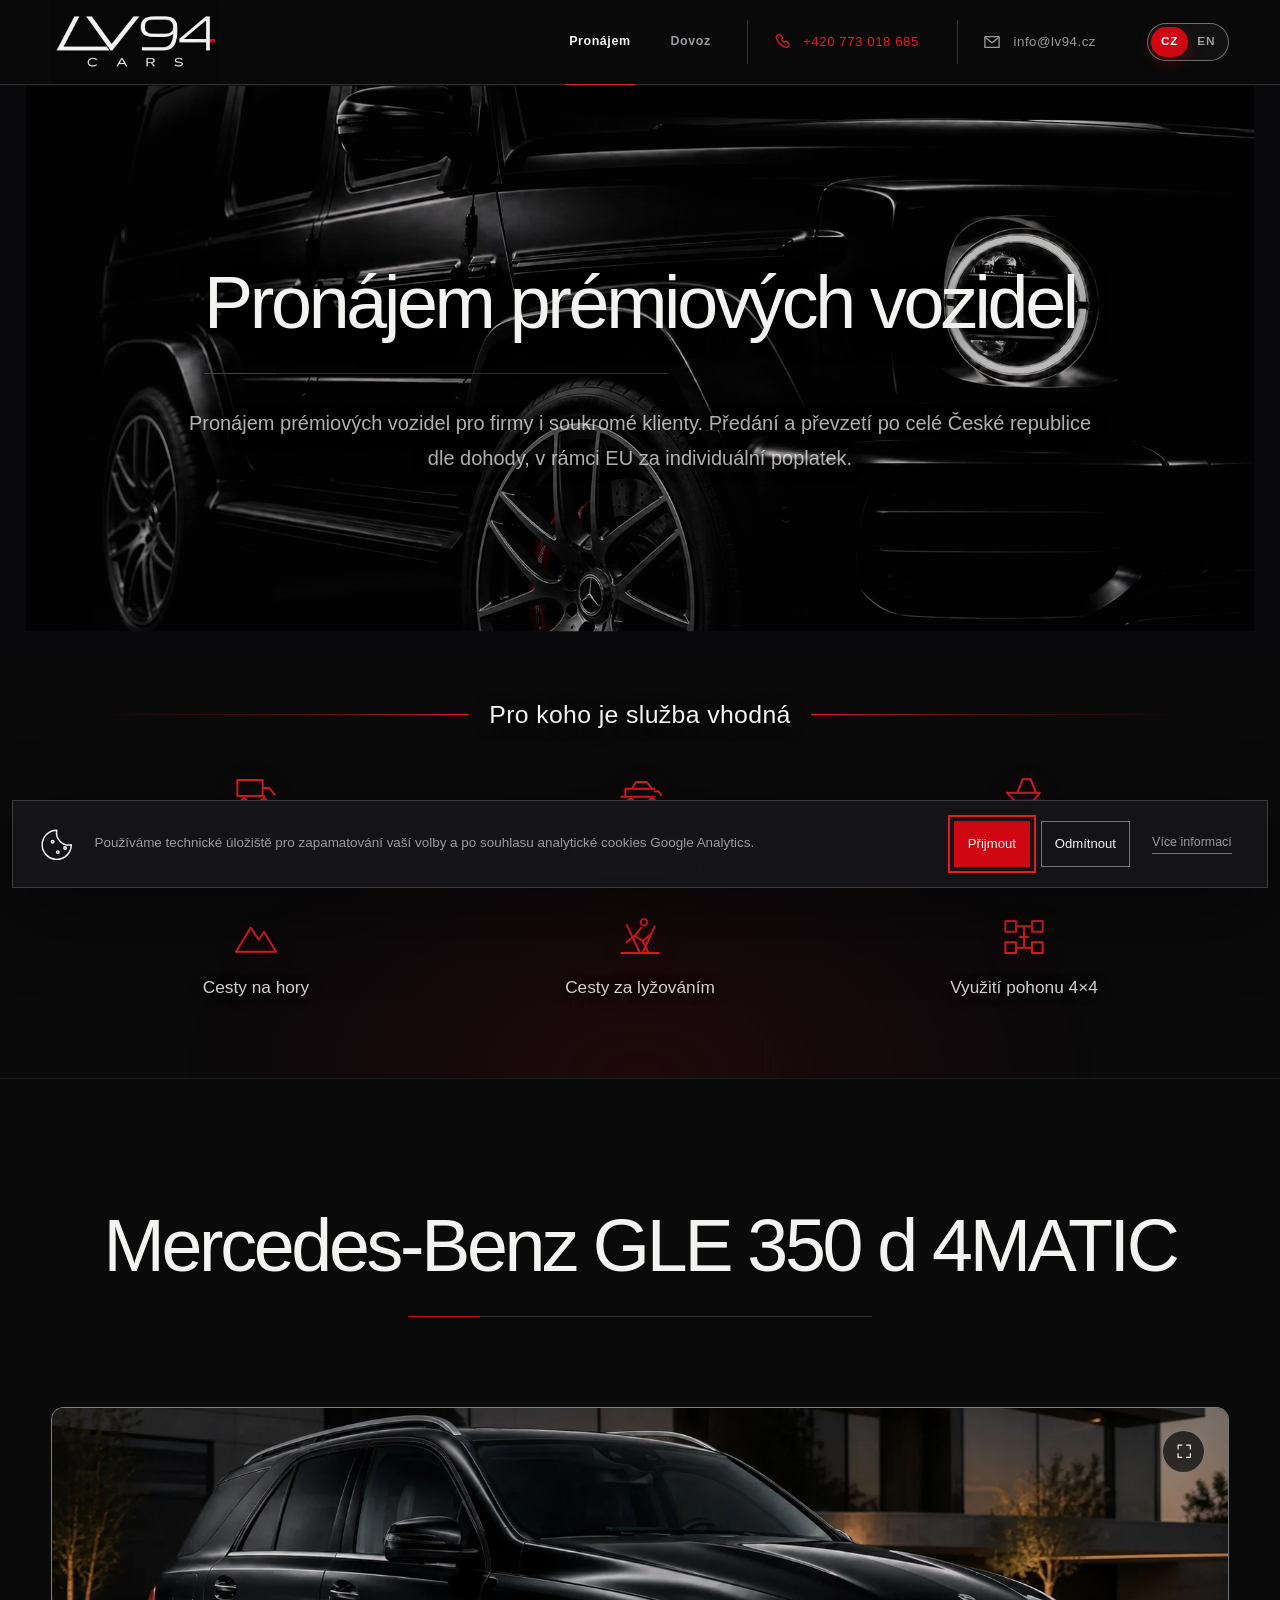
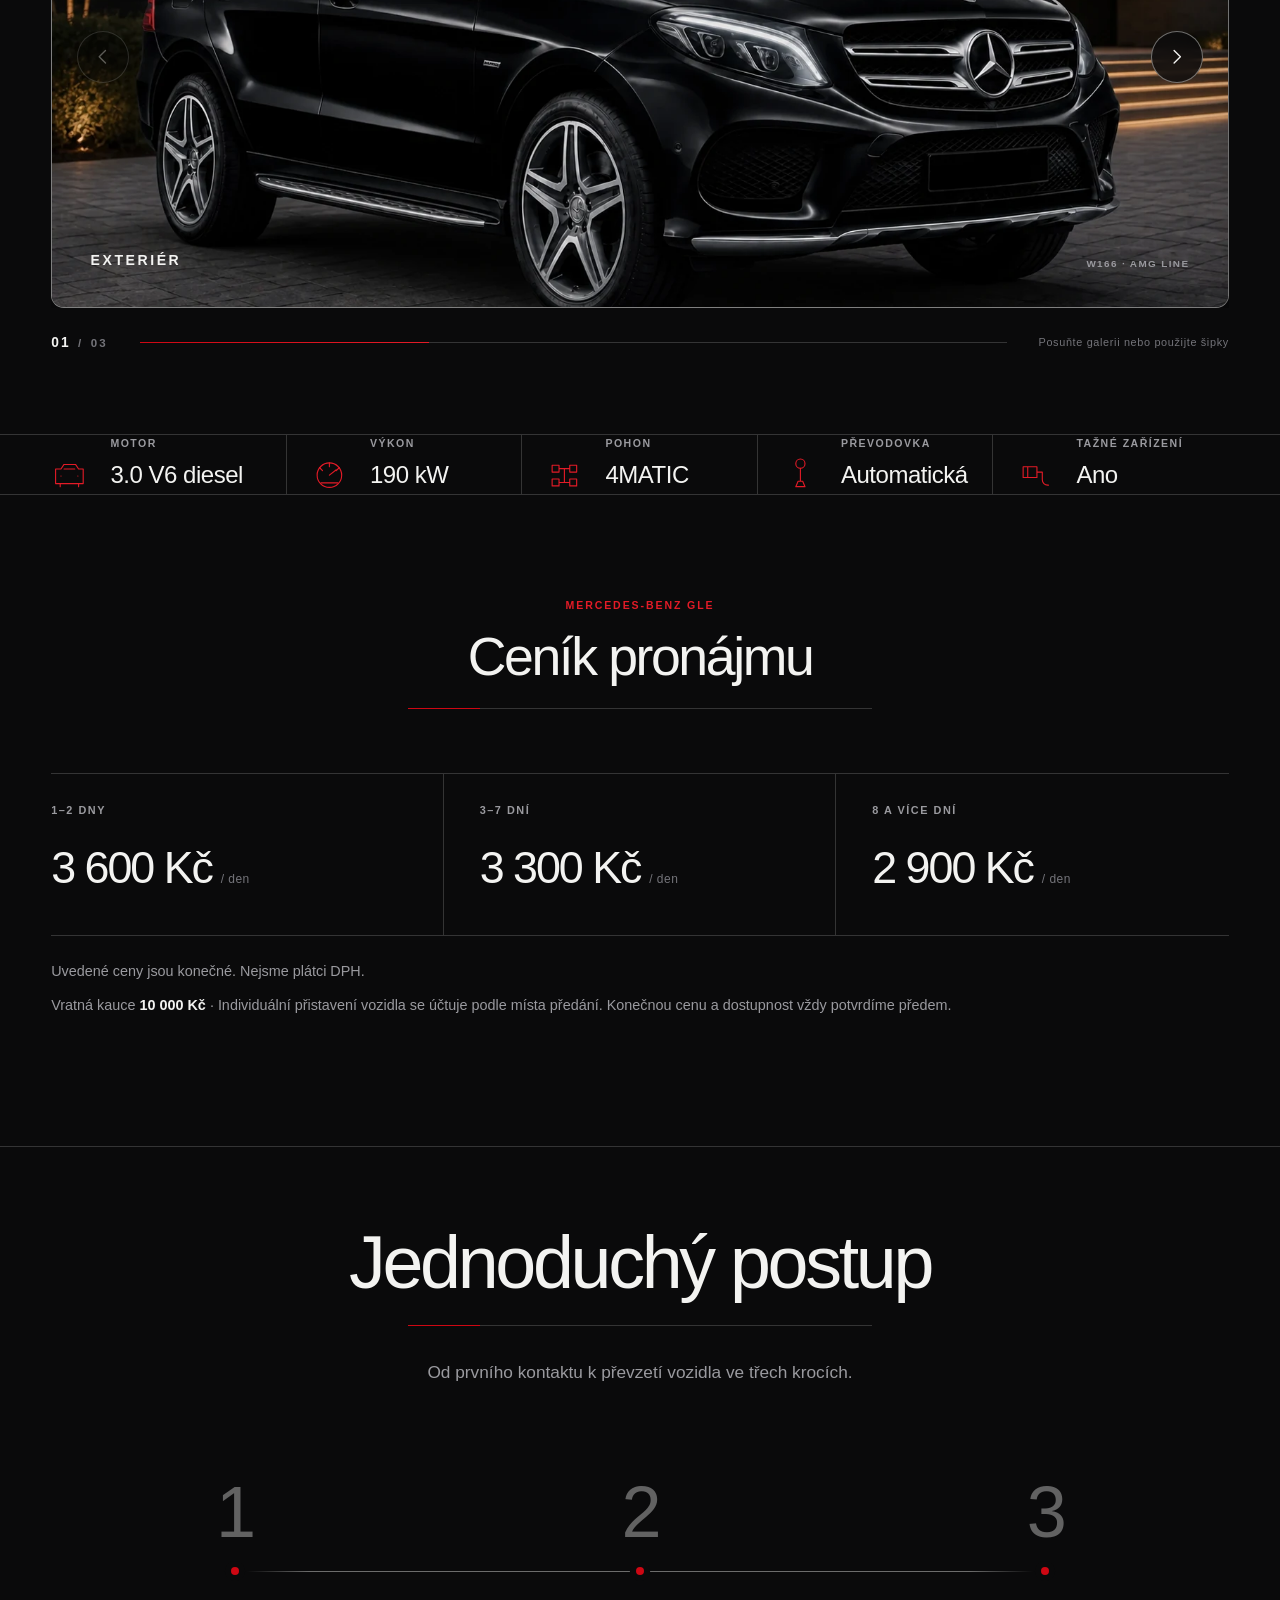
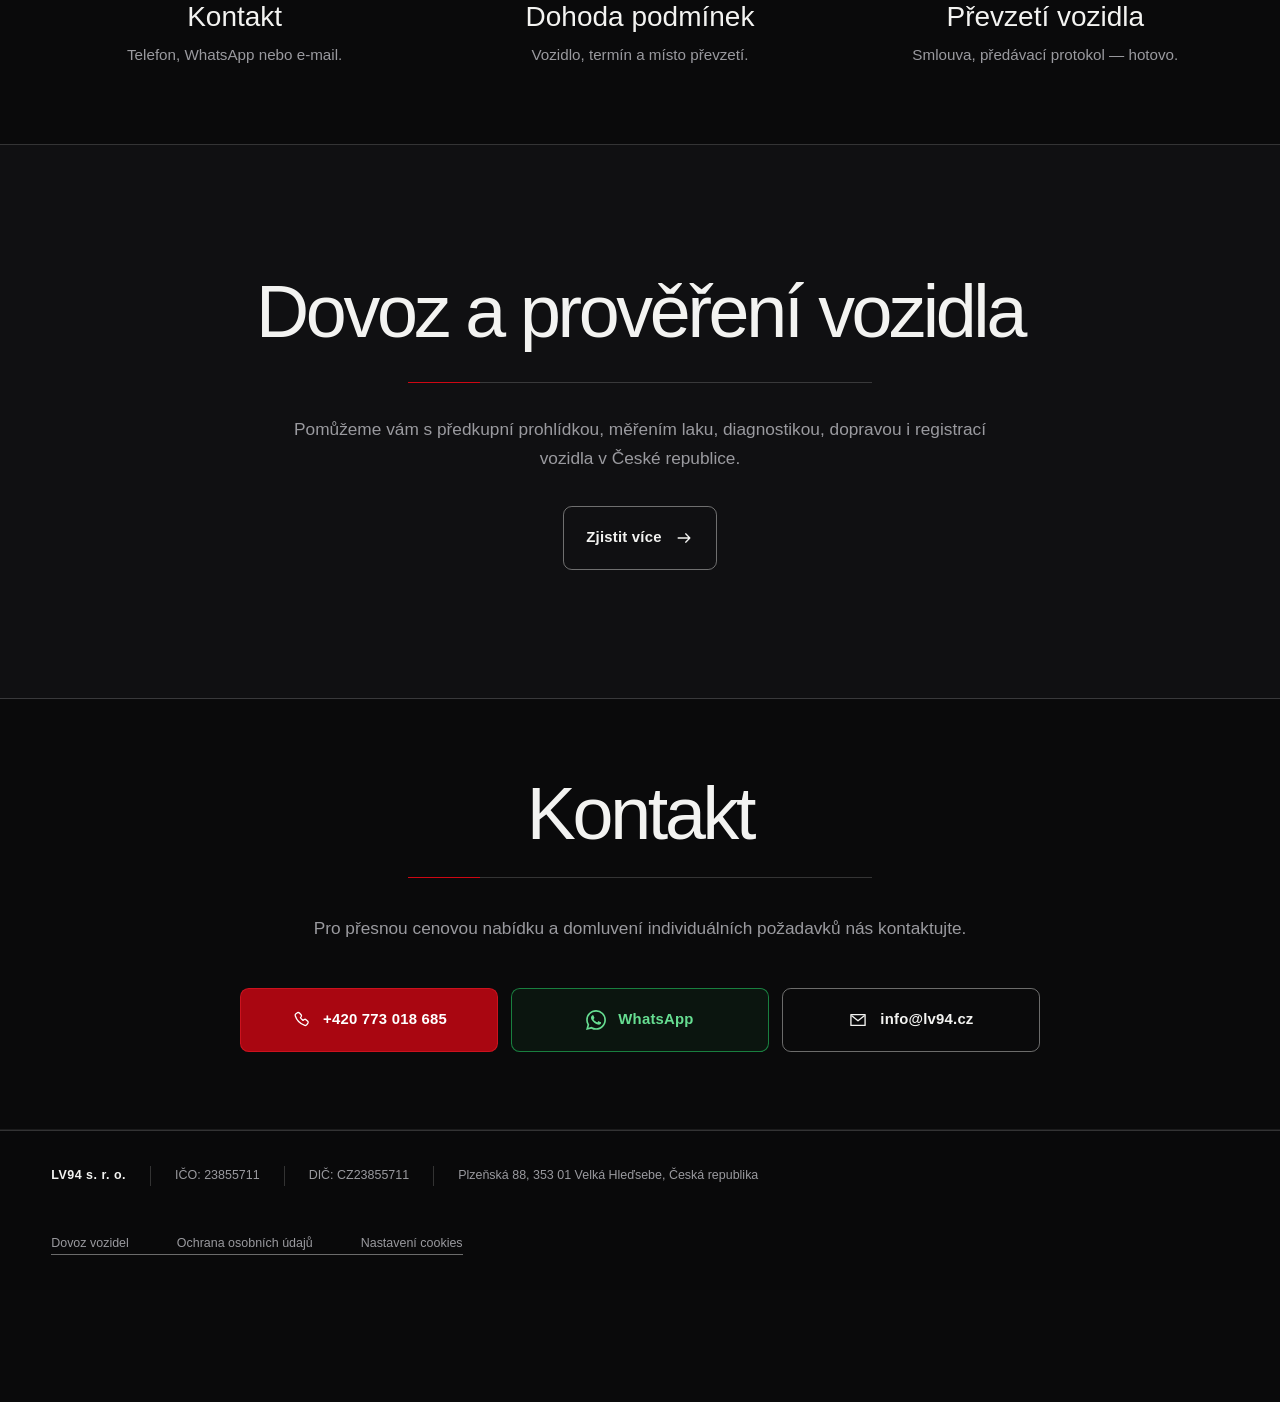
<file: src/index.html>
<!doctype html>
<html lang="cs">
<head>
    <meta charset="utf-8">
    <meta name="viewport" content="width=device-width, initial-scale=1">
    <meta name="theme-color" content="#0A0A0B">
    <meta name="description" content="Pronájem prémiových vozidel Mercedes-Benz GLE pro firmy i soukromé klienty. Předání po celé České republice a dle dohody v rámci EU.">
    <meta name="robots" content="index, follow, max-image-preview:large">
    <link rel="canonical" href="https://lv94.cz/">
    <meta property="og:type" content="website">
    <meta property="og:locale" content="cs_CZ">
    <meta property="og:locale:alternate" content="en_GB">
    <meta property="og:site_name" content="LV94 CARS">
    <meta property="og:title" content="LV94 | Prémiový pronájem vozidel">
    <meta property="og:description" content="Pronájem prémiových vozidel Mercedes-Benz GLE pro firmy i soukromé klienty. Předání po celé České republice a dle dohody v rámci EU.">
    <meta property="og:url" content="https://lv94.cz/">
    <meta property="og:image" content="https://lv94.cz/assets/images/og-lv94-premiovy-pronajem.jpg">
    <meta property="og:image:width" content="1200">
    <meta property="og:image:height" content="630">
    <meta property="og:image:type" content="image/jpeg">
    <meta property="og:image:alt" content="LV94 CARS — prémiový pronájem vozidel Mercedes-Benz GLE">
    <meta name="twitter:card" content="summary_large_image">
    <meta name="twitter:title" content="LV94 | Prémiový pronájem vozidel">
    <meta name="twitter:description" content="Pronájem prémiových vozidel Mercedes-Benz GLE po celé České republice.">
    <meta name="twitter:image" content="https://lv94.cz/assets/images/og-lv94-premiovy-pronajem.jpg">
    <title>LV94 | Prémiový pronájem vozidel</title>
    <link rel="icon" href="favicon.ico" sizes="any">
    <link rel="icon" type="image/png" sizes="32x32" href="assets/images/favicon-32x32.png">
    <link rel="apple-touch-icon" sizes="180x180" href="assets/images/apple-touch-icon.png">
    <link rel="stylesheet" href="css/style.css?v=20261116-glow-1">
    <script src="js/script.js?v=20261103-language-1" defer></script>
</head>
<body>
    <a class="skip-link" href="#main" data-i18n="skipLink">Přejít k obsahu</a>

    <header class="site-header" data-reveal="header">
        <div class="site-shell header-inner">
            <a class="brand brand--header" href="#top" aria-label="LV94 CARS">
                <img src="assets/images/lv94-logo-minimal-red-v1.png" alt="" width="1536" height="1024" data-brand-logo>
            </a>

            <nav class="primary-nav" data-i18n-aria="primaryNavLabel" aria-label="Hlavní navigace">
                <a href="#vozidlo" aria-current="page" data-i18n="navRental">Pronájem</a>
                <a href="dovoz-vozidel.html" data-i18n="navImport">Dovoz</a>
            </nav>

            <div class="header-actions">
                <a class="header-contact header-contact--primary" href="tel:+420773018685" data-contact-link="phone">
                    <svg aria-hidden="true" viewBox="0 0 24 24">
                        <path d="M7.7 3.2 5.9 4.5c-.8.6-1.1 1.6-.8 2.5 1.7 5.4 6 9.7 11.4 11.4.9.3 1.9 0 2.5-.8l1.3-1.8c.5-.7.4-1.6-.2-2.2l-2.1-2a1.7 1.7 0 0 0-2.1-.2l-1.5 1a11.6 11.6 0 0 1-3.1-3.1l1-1.5c.4-.7.3-1.5-.2-2.1l-2-2.1c-.6-.6-1.6-.7-2.4-.4Z"/>
                    </svg>
                    <span class="contact-value" data-contact-value="phone">+420 773 018 685</span>
                    <span class="mobile-label" data-i18n="call">Volat</span>
                </a>

                <a class="header-contact" href="mailto:info@lv94.cz" data-contact-link="email">
                    <svg aria-hidden="true" viewBox="0 0 24 24">
                        <path d="M3.5 5.5h17v13h-17z"/>
                        <path d="m4.5 7 7.5 6 7.5-6"/>
                    </svg>
                    <span class="contact-value" data-contact-value="email">info@lv94.cz</span>
                    <span class="mobile-label">E-mail</span>
                </a>

                <div class="language-switcher" role="group" aria-label="Language" data-active-language="cs">
                    <button class="language-button is-active" type="button" data-language="cs" aria-pressed="true">CZ</button>
                    <button class="language-button" type="button" data-language="en" aria-pressed="false">EN</button>
                </div>
            </div>
        </div>
    </header>

    <main id="main">
        <section class="service" id="top" aria-labelledby="service-title">
            <div class="service-hero">
                <div class="service-background" data-reveal="hero" aria-hidden="true">
                    <img class="hero-image" src="assets/images/hero-g-class-black-amg-multispoke-v4.webp" alt="" width="1749" height="899" fetchpriority="high" decoding="async">
                </div>
                <div class="site-shell service-layout">
                    <div class="service-copy" data-reveal="section">
                        <div class="service-heading">
                            <h1 class="section-title" id="service-title" data-i18n="serviceTitle">Pronájem prémiových vozidel</h1>
                            <span class="heading-rule" aria-hidden="true"></span>
                        </div>
                        <p class="service-lead" data-i18n="serviceBody">Pronájem prémiových vozidel pro firmy i soukromé klienty. Předání a převzetí po celé České republice dle dohody, v rámci EU za individuální poplatek.</p>
                    </div>
                </div>
            </div>
            <div class="service-use-cases-band">
                <div class="site-shell">
                    <div class="service-use-cases">
                        <p class="service-use-cases-title" data-i18n="serviceUseCasesTitle">Pro koho je služba vhodná</p>
                        <ul class="service-use-cases-list">
                            <li>
                                <svg aria-hidden="true" viewBox="0 0 36 36">
                                    <path d="M4 10.5h19v12H4zM23 16.5h5l4 5"/>
                                    <path d="M9 22.5v2M24 22.5v2"/>
                                    <circle cx="9" cy="27" r="2.5"/>
                                    <circle cx="24" cy="27" r="2.5"/>
                                </svg>
                                <span data-i18n="serviceUseCaseTrailers">Tažení různých přívěsů</span>
                            </li>
                            <li>
                                <svg aria-hidden="true" viewBox="0 0 36 36">
                                    <path d="M4 23h25M7 23v-6h5l3-5h8l4 5h2"/>
                                    <path d="M12 17h15M29 19h3l2 3"/>
                                    <circle cx="11" cy="27" r="2.5"/>
                                    <circle cx="27" cy="27" r="2.5"/>
                                </svg>
                                <span data-i18n="serviceUseCaseCarTransport">Přeprava automobilů pomocí autopřepravníku</span>
                            </li>
                            <li>
                                <svg aria-hidden="true" viewBox="0 0 36 36">
                                    <path d="M5 20h25l-5 6H11zM13 20l4-10h6l4 10M17 10h6"/>
                                    <path d="M27 26h4l3 3"/>
                                    <circle cx="12" cy="29" r="2.5"/>
                                    <circle cx="27" cy="29" r="2.5"/>
                                </svg>
                                <span data-i18n="serviceUseCaseBoats">Tažení lodních přívěsů</span>
                            </li>
                            <li>
                                <svg aria-hidden="true" viewBox="0 0 36 36">
                                    <path d="m3 29 11-18 6 9 4-6 9 15H3Z"/>
                                    <path d="m11 16 3-5 3.5 5"/>
                                </svg>
                                <span data-i18n="serviceUseCaseMountains">Cesty na hory</span>
                            </li>
                            <li>
                                <svg aria-hidden="true" viewBox="0 0 36 36">
                                    <circle cx="21" cy="7" r="2.5"/>
                                    <path d="m19 11-5 6 6 4 4 8M14 17l-6 5M20 21l6-5"/>
                                    <path d="M4 30h28M8 9l10 21M29 10l-9 20"/>
                                </svg>
                                <span data-i18n="serviceUseCaseSkiing">Cesty za lyžováním</span>
                            </li>
                            <li>
                                <svg aria-hidden="true" viewBox="0 0 36 36">
                                    <rect x="4" y="6" width="8" height="8"/>
                                    <rect x="24" y="6" width="8" height="8"/>
                                    <rect x="4" y="22" width="8" height="8"/>
                                    <rect x="24" y="22" width="8" height="8"/>
                                    <path d="M12 10h12M12 26h12M18 10v16M15 18h6"/>
                                </svg>
                                <span data-i18n="serviceUseCaseFourWheelDrive">Využití pohonu 4×4</span>
                            </li>
                        </ul>
                    </div>
                </div>
            </div>
        </section>

        <section class="vehicle section-space" id="vozidlo" aria-labelledby="vehicle-title">
            <div class="site-shell">
                <div class="section-heading" data-reveal="section">
                    <h2 class="section-title section-title--centered" id="vehicle-title">Mercedes-Benz GLE 350 d 4MATIC</h2>
                    <span class="heading-rule" aria-hidden="true"></span>
                </div>
            </div>

            <div class="slider-shell" data-slider data-reveal="media">
                <button class="slider-arrow slider-arrow--prev" type="button" data-slider-prev data-i18n-aria="previousPhoto" aria-label="Předchozí fotografie">
                    <svg aria-hidden="true" viewBox="0 0 24 24"><path d="m15 5-7 7 7 7"/></svg>
                </button>

                <div class="slider-viewport" data-slider-viewport tabindex="0" data-i18n-aria="photoSlider" aria-label="Fotografie vozidla">
                    <div class="slider-track">
                        <figure class="vehicle-slide" data-slide>
                            <img src="assets/images/vehicles/gle-w166-exterior-modern-hq.webp" alt="Černý Mercedes-Benz GLE W166 s paketem AMG Line před moderní budovou" width="1672" height="941" loading="lazy" data-i18n-alt="exteriorAlt">
                            <button class="gallery-open" type="button" data-gallery-open data-slide-index="0" data-i18n-aria="openPhoto" aria-label="Otevřít fotografii">
                                <svg aria-hidden="true" viewBox="0 0 24 24">
                                    <path d="M9 4H4v5M15 4h5v5M20 15v5h-5M4 15v5h5"/>
                                </svg>
                            </button>
                            <figcaption>
                                <span data-i18n="exteriorLabel">Exteriér</span>
                                <small data-i18n="photoSeries">W166 · AMG Line</small>
                            </figcaption>
                        </figure>

                        <figure class="vehicle-slide" data-slide>
                            <img src="assets/images/vehicles/gle-w166-interior-black-amg.webp" alt="Černý interiér Mercedes-Benz GLE W166 s paketem AMG Line" width="1672" height="941" loading="lazy" data-i18n-alt="interiorAlt">
                            <button class="gallery-open" type="button" data-gallery-open data-slide-index="1" data-i18n-aria="openPhoto" aria-label="Otevřít fotografii">
                                <svg aria-hidden="true" viewBox="0 0 24 24">
                                    <path d="M9 4H4v5M15 4h5v5M20 15v5h-5M4 15v5h5"/>
                                </svg>
                            </button>
                            <figcaption>
                                <span data-i18n="interiorLabel">Interiér</span>
                                <small data-i18n="photoSeries">W166 · AMG Line</small>
                            </figcaption>
                        </figure>

                        <figure class="vehicle-slide" data-slide>
                            <img src="assets/images/vehicles/gle-w166-detail-black-amg.webp" alt="Detail přední části černého Mercedes-Benz GLE W166 AMG Line" width="1672" height="941" loading="lazy" data-i18n-alt="detailAlt">
                            <button class="gallery-open" type="button" data-gallery-open data-slide-index="2" data-i18n-aria="openPhoto" aria-label="Otevřít fotografii">
                                <svg aria-hidden="true" viewBox="0 0 24 24">
                                    <path d="M9 4H4v5M15 4h5v5M20 15v5h-5M4 15v5h5"/>
                                </svg>
                            </button>
                            <figcaption>
                                <span data-i18n="detailLabel">Detail</span>
                                <small data-i18n="photoSeries">W166 · AMG Line</small>
                            </figcaption>
                        </figure>
                    </div>
                </div>

                <button class="slider-arrow slider-arrow--next" type="button" data-slider-next data-i18n-aria="nextPhoto" aria-label="Další fotografie">
                    <svg aria-hidden="true" viewBox="0 0 24 24"><path d="m9 5 7 7-7 7"/></svg>
                </button>
            </div>

            <div class="slider-controls site-shell">
                <div class="slider-counter" data-slider-counter aria-live="polite" aria-atomic="true">
                    <span data-slider-current>01</span>
                    <span class="slider-counter-separator" aria-hidden="true">/</span>
                    <span data-slider-total>03</span>
                </div>
                <span class="slider-progress" aria-hidden="true">
                    <span data-slider-progress></span>
                </span>
                <span class="slider-hint" data-i18n="sliderHint">Posuňte galerii nebo použijte šipky</span>
            </div>

            <dl class="vehicle-specs site-shell" data-reveal="stagger">
                <div class="vehicle-spec">
                    <svg aria-hidden="true" viewBox="0 0 48 48">
                        <path d="M6 17h7l4-6h15l4 6h6v19H6zM17 17h14M12 36v4M36 36v4M13 26h.1M35 26h.1"/>
                    </svg>
                    <div><dt data-i18n="engine">Motor</dt><dd data-vehicle="engine"></dd></div>
                </div>
                <div class="vehicle-spec">
                    <svg aria-hidden="true" viewBox="0 0 48 48">
                        <circle cx="24" cy="25" r="16"/><path d="M24 9v5M11 15l4 4M37 15l-4 4M24 25l9-7M13 35h22"/>
                    </svg>
                    <div><dt data-i18n="power">Výkon</dt><dd data-vehicle="power"></dd></div>
                </div>
                <div class="vehicle-spec">
                    <svg aria-hidden="true" viewBox="0 0 48 48">
                        <path d="M8 12h9v9H8zM31 12h9v9h-9zM8 30h9v9H8zM31 30h9v9h-9zM17 16.5h14M17 34.5h14M24 16.5v18"/>
                    </svg>
                    <div><dt data-i18n="drive">Pohon</dt><dd data-vehicle="drive"></dd></div>
                </div>
                <div class="vehicle-spec">
                    <svg aria-hidden="true" viewBox="0 0 48 48">
                        <circle cx="24" cy="10" r="6"/><path d="M24 16v17M18 40h12l-3-7h-6z"/>
                    </svg>
                    <div><dt data-i18n="transmission">Převodovka</dt><dd data-vehicle="transmission"></dd></div>
                </div>
                <div class="vehicle-spec">
                    <svg aria-hidden="true" viewBox="0 0 48 48">
                        <path d="M8 14h18v14H8zM26 21h7v10a7 7 0 0 0 7 7M40 38h1M14 14v14"/>
                    </svg>
                    <div><dt data-i18n="towBar">Tažné zařízení</dt><dd data-vehicle="towBar"></dd></div>
                </div>
            </dl>

            <section class="vehicle-pricing site-shell" aria-labelledby="pricing-title" data-reveal="section">
                <div class="pricing-heading section-title--centered">
                    <p class="pricing-kicker" data-i18n="pricingKicker">Mercedes-Benz GLE</p>
                    <h3 id="pricing-title" data-i18n="pricingTitle">Ceník pronájmu</h3>
                    <span class="heading-rule heading-rule--centered" aria-hidden="true"></span>
                </div>

                <dl class="pricing-grid" data-reveal="stagger">
                    <div class="pricing-tier">
                        <dt data-i18n="pricingShortTerm">1–2 dny</dt>
                        <dd><span data-pricing="shortTerm">3 600 Kč</span><small data-i18n="perDay">/ den</small></dd>
                    </div>
                    <div class="pricing-tier">
                        <dt data-i18n="pricingMediumTerm">3–7 dní</dt>
                        <dd><span data-pricing="mediumTerm">3 300 Kč</span><small data-i18n="perDay">/ den</small></dd>
                    </div>
                    <div class="pricing-tier">
                        <dt data-i18n="pricingLongTerm">8 a více dní</dt>
                        <dd><span data-pricing="longTerm">2 900 Kč</span><small data-i18n="perDay">/ den</small></dd>
                    </div>
                </dl>

                <div class="pricing-notes">
                    <p data-i18n="pricingVatNote">Uvedené ceny jsou konečné. Nejsme plátci DPH.</p>
                    <p>
                        <span data-i18n="pricingDepositLabel">Vratná kauce</span>
                        <strong data-pricing="deposit">10 000 Kč</strong>
                        <span aria-hidden="true"> · </span>
                        <span data-i18n="pricingDeliveryNote">Individuální přistavení vozidla se účtuje podle místa předání. Konečnou cenu a dostupnost vždy potvrdíme předem.</span>
                    </p>
                </div>
            </section>

            <dialog class="gallery-dialog" data-gallery-dialog aria-labelledby="gallery-dialog-title">
                <div class="gallery-dialog-inner">
                    <h2 class="sr-only" id="gallery-dialog-title" data-i18n="galleryTitle">Galerie vozidla</h2>
                    <button class="gallery-dialog-close" type="button" data-gallery-close data-i18n-aria="closeGallery" aria-label="Zavřít galerii">
                        <svg aria-hidden="true" viewBox="0 0 24 24"><path d="m6 6 12 12M18 6 6 18"/></svg>
                    </button>
                    <button class="gallery-dialog-arrow gallery-dialog-arrow--prev" type="button" data-gallery-prev data-i18n-aria="previousPhoto" aria-label="Předchozí fotografie">
                        <svg aria-hidden="true" viewBox="0 0 24 24"><path d="m15 5-7 7 7 7"/></svg>
                    </button>
                    <figure>
                        <img src="assets/images/vehicles/gle-w166-exterior-modern-hq.webp" alt="" data-gallery-image>
                        <figcaption data-gallery-caption></figcaption>
                    </figure>
                    <button class="gallery-dialog-arrow gallery-dialog-arrow--next" type="button" data-gallery-next data-i18n-aria="nextPhoto" aria-label="Další fotografie">
                        <svg aria-hidden="true" viewBox="0 0 24 24"><path d="m9 5 7 7-7 7"/></svg>
                    </button>
                </div>
            </dialog>
        </section>

        <section class="process section-space" aria-labelledby="process-title">
            <div class="site-shell">
                <div class="process-heading" data-reveal="section">
                    <h2 class="section-title section-title--centered" id="process-title" data-i18n="processTitle">Jednoduchý postup</h2>
                    <span class="heading-rule heading-rule--centered" aria-hidden="true"></span>
                    <p class="section-intro" data-i18n="processIntro">Od prvního kontaktu k převzetí vozidla ve třech krocích.</p>
                </div>
                <ol class="process-list" data-reveal="stagger">
                    <li>
                        <span class="step-marker" aria-hidden="true"><span class="step-number">1</span><span class="step-dot"></span></span>
                        <span class="step-copy">
                            <strong data-i18n="stepContact">Kontakt</strong>
                            <small data-i18n="stepContactDetail">Telefon, WhatsApp nebo e-mail.</small>
                        </span>
                    </li>
                    <li>
                        <span class="step-marker" aria-hidden="true"><span class="step-number">2</span><span class="step-dot"></span></span>
                        <span class="step-copy">
                            <strong data-i18n="stepAgreement">Dohoda podmínek</strong>
                            <small data-i18n="stepAgreementDetail">Vozidlo, termín a místo převzetí.</small>
                        </span>
                    </li>
                    <li>
                        <span class="step-marker" aria-hidden="true"><span class="step-number">3</span><span class="step-dot"></span></span>
                        <span class="step-copy">
                            <strong data-i18n="stepCollection">Převzetí vozidla</strong>
                            <small data-i18n="stepCollectionDetail">Smlouva, předávací protokol — hotovo.</small>
                        </span>
                    </li>
                </ol>
            </div>
        </section>

        <section class="service-bridge section-space" aria-labelledby="service-bridge-title">
            <div class="site-shell service-bridge-layout">
                <div class="section-heading--full" data-reveal="section">
                    <h2 class="section-title section-title--centered" id="service-bridge-title" data-i18n="importBridgeTitle">Dovoz a prověření vozidla</h2>
                    <span class="heading-rule" aria-hidden="true"></span>
                </div>
                <div class="service-bridge-copy" data-reveal="section">
                    <p class="section-intro" data-i18n="importBridgeText">Pomůžeme vám s předkupní prohlídkou, měřením laku, diagnostikou, dopravou i registrací vozidla v České republice.</p>
                </div>
                <a class="button button--secondary" href="dovoz-vozidel.html" data-reveal="section">
                    <span data-i18n="importBridgeButton">Zjistit více</span>
                    <svg aria-hidden="true" viewBox="0 0 24 24"><path d="M5 12h14M14 7l5 5-5 5"/></svg>
                </a>
            </div>
        </section>

        <section class="contact section-space" aria-labelledby="contact-title">
            <div class="site-shell contact-inner" data-reveal="section">
                <h2 class="section-title section-title--centered" id="contact-title" data-i18n="contactTitle">Kontakt</h2>
                <span class="heading-rule heading-rule--centered" aria-hidden="true"></span>
                <p class="section-intro contact-intro" data-i18n="contactIntro">
                    Pro přesnou cenovou nabídku a domluvení individuálních požadavků nás kontaktujte.
                </p>
                <div class="contact-actions">
                    <a class="button button--primary" href="tel:+420773018685" data-contact-link="phone">
                        <svg aria-hidden="true" viewBox="0 0 24 24">
                            <path d="M7.7 3.2 5.9 4.5c-.8.6-1.1 1.6-.8 2.5 1.7 5.4 6 9.7 11.4 11.4.9.3 1.9 0 2.5-.8l1.3-1.8c.5-.7.4-1.6-.2-2.2l-2.1-2a1.7 1.7 0 0 0-2.1-.2l-1.5 1a11.6 11.6 0 0 1-3.1-3.1l1-1.5c.4-.7.3-1.5-.2-2.1l-2-2.1c-.6-.6-1.6-.7-2.4-.4Z"/>
                        </svg>
                        <span data-contact-value="phone">+420 773 018 685</span>
                    </a>
                    <a class="button button--whatsapp" href="https://wa.me/420773018685" target="_blank" rel="noopener noreferrer" data-contact-link="whatsapp">
                        <svg class="whatsapp-icon" aria-hidden="true" viewBox="0 0 24 24">
                            <path d="M17.47 14.38c-.3-.15-1.76-.87-2.03-.97-.27-.1-.47-.15-.67.15-.2.3-.77.97-.94 1.16-.17.2-.35.22-.64.08-.3-.15-1.26-.46-2.39-1.48-.88-.79-1.48-1.76-1.65-2.06-.17-.3-.02-.46.13-.61.13-.13.3-.35.45-.52.15-.17.2-.3.3-.5.1-.2.05-.37-.03-.52-.07-.15-.67-1.61-.92-2.21-.24-.58-.49-.5-.67-.51h-.57c-.2 0-.52.07-.79.37-.27.3-1.04 1.02-1.04 2.48s1.07 2.88 1.21 3.07c.15.2 2.1 3.2 5.08 4.49.71.31 1.26.49 1.69.63.71.23 1.36.2 1.87.12.57-.09 1.76-.72 2.01-1.41.25-.69.25-1.29.17-1.41-.07-.12-.27-.2-.57-.35M12.05 21.79h-.01a9.87 9.87 0 0 1-5.03-1.38l-.36-.21-3.74.98 1-3.65-.24-.37a9.86 9.86 0 0 1-1.51-5.26A9.9 9.9 0 0 1 12.05 2c2.64 0 5.12 1.03 6.99 2.9a9.83 9.83 0 0 1 2.89 7c0 5.45-4.44 9.88-9.88 9.88M20.46 3.49A11.82 11.82 0 0 0 12.05 0C5.5 0 .16 5.34.16 11.89c0 2.1.55 4.14 1.59 5.95L.06 24l6.3-1.65a11.88 11.88 0 0 0 5.68 1.45h.01c6.55 0 11.89-5.34 11.89-11.9 0-3.18-1.23-6.16-3.48-8.41"/>
                        </svg>
                        <span>WhatsApp</span>
                    </a>
                    <a class="button button--secondary" href="mailto:info@lv94.cz" data-contact-link="email">
                        <svg aria-hidden="true" viewBox="0 0 24 24">
                            <path d="M3.5 5.5h17v13h-17z"/><path d="m4.5 7 7.5 6 7.5-6"/>
                        </svg>
                        <span data-contact-value="email">info@lv94.cz</span>
                    </a>
                </div>
            </div>
        </section>
    </main>

    <footer class="site-footer">
        <div class="site-shell footer-inner">
            <div class="company-details">
                <strong>LV94 s. r. o.</strong>
                <span>IČO: 23855711</span>
                <span>DIČ: CZ23855711</span>
                <span>Plzeňská 88, 353 01 Velká Hleďsebe, Česká republika</span>
            </div>
            <div class="footer-links">
                <a href="dovoz-vozidel.html" data-i18n="importFooterLink">Dovoz vozidel</a>
                <a href="privacy.html" data-i18n="privacyLink">Ochrana osobních údajů</a>
                <button type="button" data-cookie-settings data-i18n="cookieSettings">Nastavení cookies</button>
            </div>
        </div>
    </footer>

    <section class="cookie-panel" data-cookie-panel role="dialog" aria-labelledby="cookie-title" hidden>
        <div class="cookie-copy">
            <h2 class="sr-only" id="cookie-title" data-i18n="cookieTitle">Nastavení cookies</h2>
            <svg aria-hidden="true" viewBox="0 0 40 40">
                <path d="M33 21a12 12 0 0 1-14-14A14 14 0 1 0 33 21Z"/>
                <circle cx="15" cy="18" r="1.2"/><circle cx="20" cy="28" r="1.2"/><circle cx="27" cy="24" r="1.2"/>
            </svg>
            <p data-i18n="cookieText">Používáme technické úložiště pro zapamatování vaší volby a po souhlasu analytické cookies Google Analytics.</p>
        </div>
        <div class="cookie-actions">
            <button class="cookie-button cookie-button--accept" type="button" data-cookie-accept data-i18n="accept">Přijmout</button>
            <button class="cookie-button" type="button" data-cookie-reject data-i18n="reject">Odmítnout</button>
            <a href="cookies.html" data-i18n="moreInfo">Více informací</a>
        </div>
    </section>

    <noscript>
        <p class="noscript-message">JavaScript is required for language switching, the photo slider and cookie settings.</p>
    </noscript>
</body>
</html>
</file>
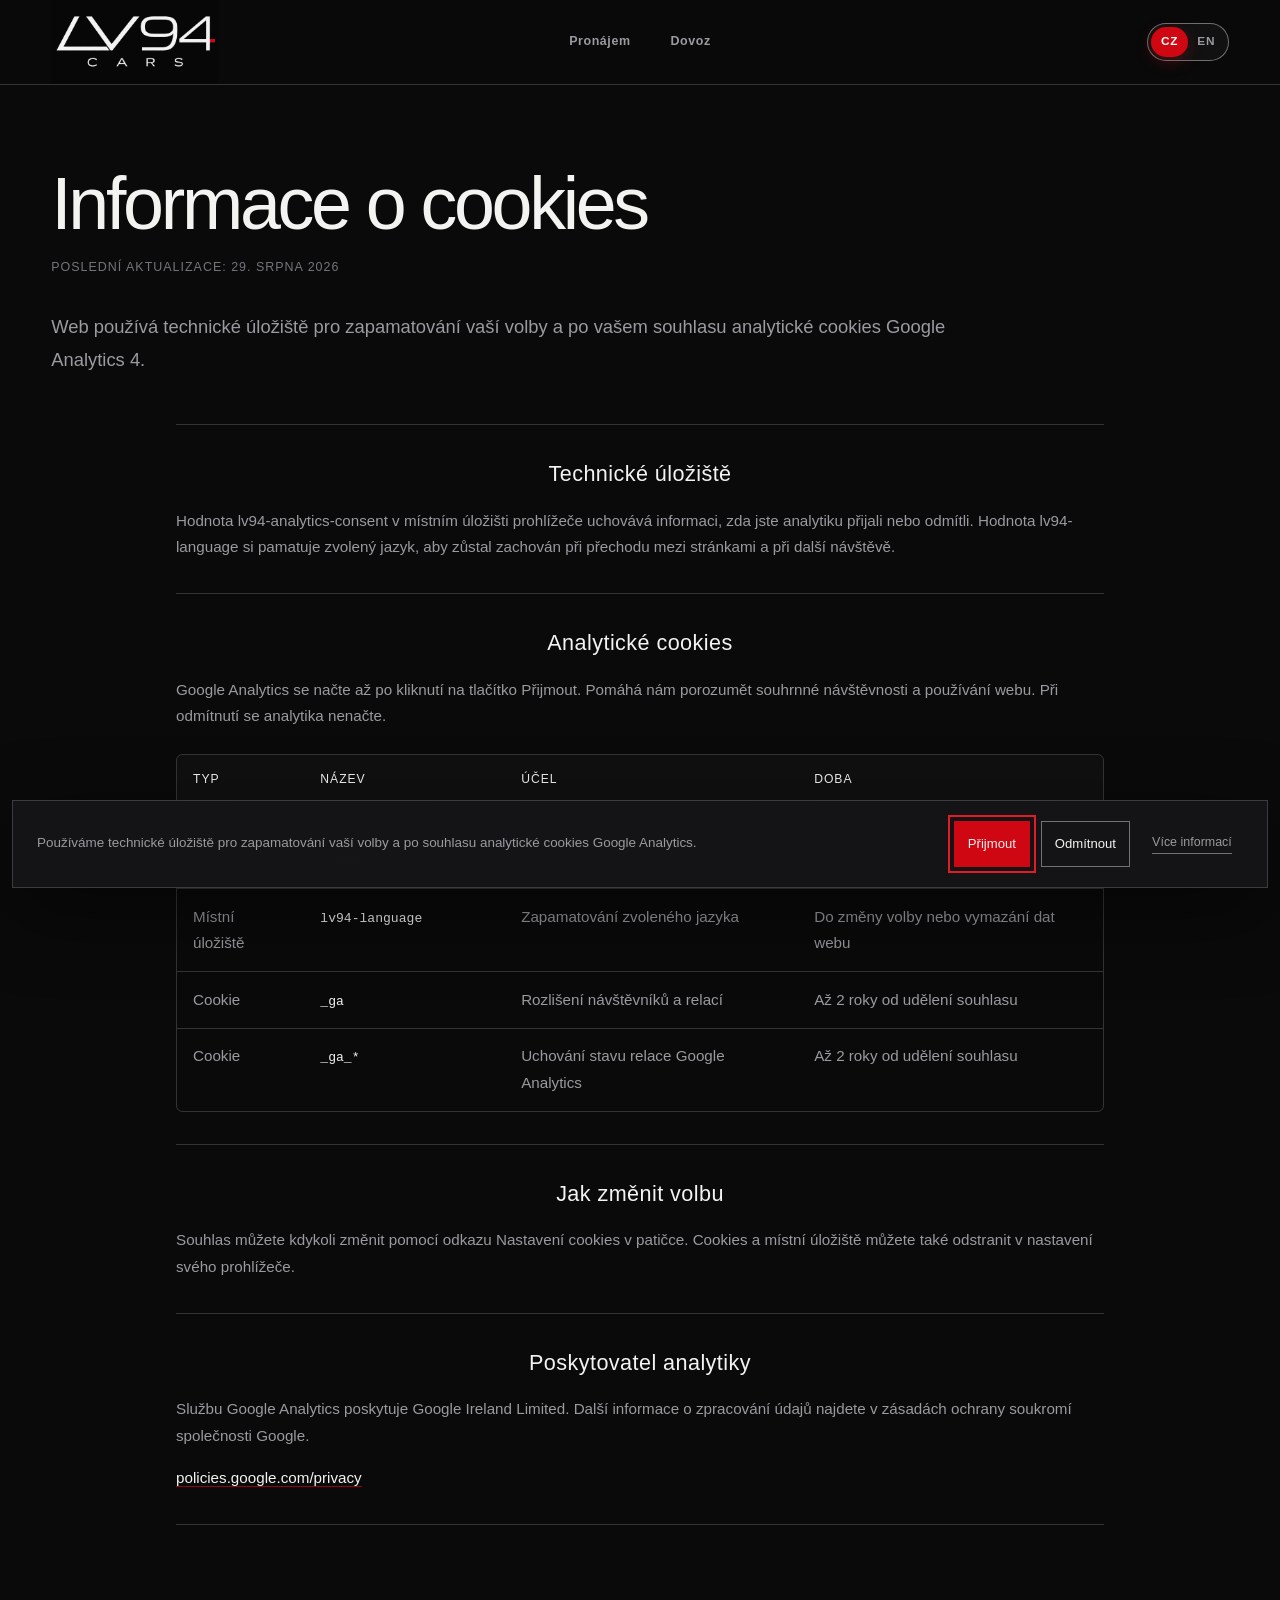
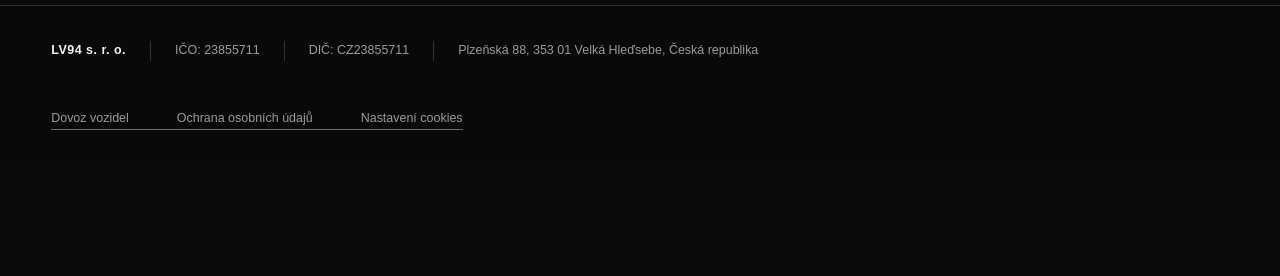
<file: src/cookies.html>
<!doctype html>
<html lang="cs">
<head>
    <meta charset="utf-8">
    <meta name="viewport" content="width=device-width, initial-scale=1">
    <meta name="theme-color" content="#0A0A0B">
    <meta name="robots" content="noindex">
    <meta name="description" content="Informace o používání cookies a Google Analytics na webu LV94.">
    <link rel="canonical" href="https://lv94.cz/cookies.html">
    <title>LV94 | Nastavení cookies</title>
    <link rel="icon" href="favicon.ico" sizes="any">
    <link rel="icon" type="image/png" sizes="32x32" href="assets/images/favicon-32x32.png">
    <link rel="apple-touch-icon" sizes="180x180" href="assets/images/apple-touch-icon.png">
    <link rel="stylesheet" href="css/style.css?v=20261116-flat-1">
    <script src="js/script.js?v=20261103-language-1" defer></script>
</head>
<body class="legal-page">
    <header class="site-header">
        <div class="site-shell header-inner">
            <a class="brand brand--header" href="index.html" aria-label="LV94 CARS">
                <img src="assets/images/lv94-logo-minimal-red-v1.png" alt="" width="1536" height="1024" data-brand-logo>
            </a>
            <nav class="primary-nav" data-i18n-aria="primaryNavLabel" aria-label="Hlavní navigace">
                <a href="index.html#vozidlo" data-i18n="navRental">Pronájem</a>
                <a href="dovoz-vozidel.html" data-i18n="navImport">Dovoz</a>
            </nav>
            <div class="language-switcher" role="group" aria-label="Language" data-active-language="cs">
                <button class="language-button is-active" type="button" data-language="cs" aria-pressed="true">CZ</button>
                <button class="language-button" type="button" data-language="en" aria-pressed="false">EN</button>
            </div>
        </div>
    </header>
    <main class="legal-main">
        <div class="site-shell legal-content">
            <span class="accent-line" aria-hidden="true"></span>
            <h1 data-i18n="cookiesTitle">Informace o cookies</h1>
            <p class="legal-updated" data-i18n="legalUpdated">Poslední aktualizace: 29. srpna 2026</p>
            <p class="legal-intro" data-i18n="cookiesIntro">Web používá technické úložiště pro zapamatování vaší volby a po vašem souhlasu analytické cookies Google Analytics 4.</p>

            <div class="legal-document">
                <section>
                    <h2 class="section-title--centered" data-i18n="cookiesNecessaryTitle">Technické úložiště</h2>
                    <p data-i18n="cookiesNecessaryText">Hodnota lv94-analytics-consent v místním úložišti prohlížeče uchovává informaci, zda jste analytiku přijali nebo odmítli. Hodnota lv94-language si pamatuje zvolený jazyk, aby zůstal zachován při přechodu mezi stránkami a při další návštěvě.</p>
                </section>

                <section>
                    <h2 class="section-title--centered" data-i18n="cookiesAnalyticsTitle">Analytické cookies</h2>
                    <p data-i18n="cookiesAnalyticsText">Google Analytics se načte až po kliknutí na tlačítko Přijmout. Pomáhá nám porozumět souhrnné návštěvnosti a používání webu. Při odmítnutí se analytika nenačte.</p>

                    <div class="legal-table-wrap">
                        <table>
                            <thead>
                                <tr>
                                    <th scope="col" data-i18n="cookiesTableType">Typ</th>
                                    <th scope="col" data-i18n="cookiesTableName">Název</th>
                                    <th scope="col" data-i18n="cookiesTablePurpose">Účel</th>
                                    <th scope="col" data-i18n="cookiesTableDuration">Doba</th>
                                </tr>
                            </thead>
                            <tbody>
                                <tr>
                                    <td data-i18n="cookiesLocalType">Místní úložiště</td>
                                    <td><code>lv94-analytics-consent</code></td>
                                    <td data-i18n="cookiesLocalPurpose">Zapamatování vaší volby analytiky</td>
                                    <td data-i18n="cookiesLocalDuration">Do změny volby nebo vymazání dat webu</td>
                                </tr>
                                <tr>
                                    <td data-i18n="cookiesLocalType">Místní úložiště</td>
                                    <td><code>lv94-language</code></td>
                                    <td data-i18n="cookiesLanguagePurpose">Zapamatování zvoleného jazyka</td>
                                    <td data-i18n="cookiesLocalDuration">Do změny volby nebo vymazání dat webu</td>
                                </tr>
                                <tr>
                                    <td data-i18n="cookiesGaType">Cookie</td>
                                    <td><code>_ga</code></td>
                                    <td data-i18n="cookiesGaPurpose">Rozlišení návštěvníků a relací</td>
                                    <td data-i18n="cookiesGaDuration">Až 2 roky od udělení souhlasu</td>
                                </tr>
                                <tr>
                                    <td data-i18n="cookiesGaType">Cookie</td>
                                    <td><code>_ga_*</code></td>
                                    <td data-i18n="cookiesGaStatePurpose">Uchování stavu relace Google Analytics</td>
                                    <td data-i18n="cookiesGaDuration">Až 2 roky od udělení souhlasu</td>
                                </tr>
                            </tbody>
                        </table>
                    </div>
                </section>

                <section>
                    <h2 class="section-title--centered" data-i18n="cookiesChoiceTitle">Jak změnit volbu</h2>
                    <p data-i18n="cookiesChoiceText">Souhlas můžete kdykoli změnit pomocí odkazu Nastavení cookies v patičce. Cookies a místní úložiště můžete také odstranit v nastavení svého prohlížeče.</p>
                </section>

                <section>
                    <h2 class="section-title--centered" data-i18n="cookiesProviderTitle">Poskytovatel analytiky</h2>
                    <p data-i18n="cookiesProviderText">Službu Google Analytics poskytuje Google Ireland Limited. Další informace o zpracování údajů najdete v zásadách ochrany soukromí společnosti Google.</p>
                    <p><a href="https://policies.google.com/privacy" target="_blank" rel="noopener noreferrer">policies.google.com/privacy</a></p>
                </section>
            </div>
        </div>
    </main>
    <footer class="site-footer">
        <div class="site-shell footer-inner">
            <div class="company-details">
                <strong>LV94 s. r. o.</strong>
                <span>IČO: 23855711</span>
                <span>DIČ: CZ23855711</span>
                <span>Plzeňská 88, 353 01 Velká Hleďsebe, Česká republika</span>
            </div>
            <div class="footer-links">
                <a href="dovoz-vozidel.html" data-i18n="importFooterLink">Dovoz vozidel</a>
                <a href="privacy.html" data-i18n="privacyLink">Ochrana osobních údajů</a>
                <button type="button" data-cookie-settings data-i18n="cookieSettings">Nastavení cookies</button>
            </div>
        </div>
    </footer>
    <section class="cookie-panel" data-cookie-panel role="dialog" aria-labelledby="cookie-title" hidden>
        <div class="cookie-copy">
            <h2 class="sr-only" id="cookie-title" data-i18n="cookieTitle">Nastavení cookies</h2>
            <p data-i18n="cookieText">Používáme technické úložiště pro zapamatování vaší volby a po souhlasu analytické cookies Google Analytics.</p>
        </div>
        <div class="cookie-actions">
            <button class="cookie-button cookie-button--accept" type="button" data-cookie-accept data-i18n="accept">Přijmout</button>
            <button class="cookie-button" type="button" data-cookie-reject data-i18n="reject">Odmítnout</button>
            <a href="cookies.html" data-i18n="moreInfo">Více informací</a>
        </div>
    </section>
</body>
</html>
</file>
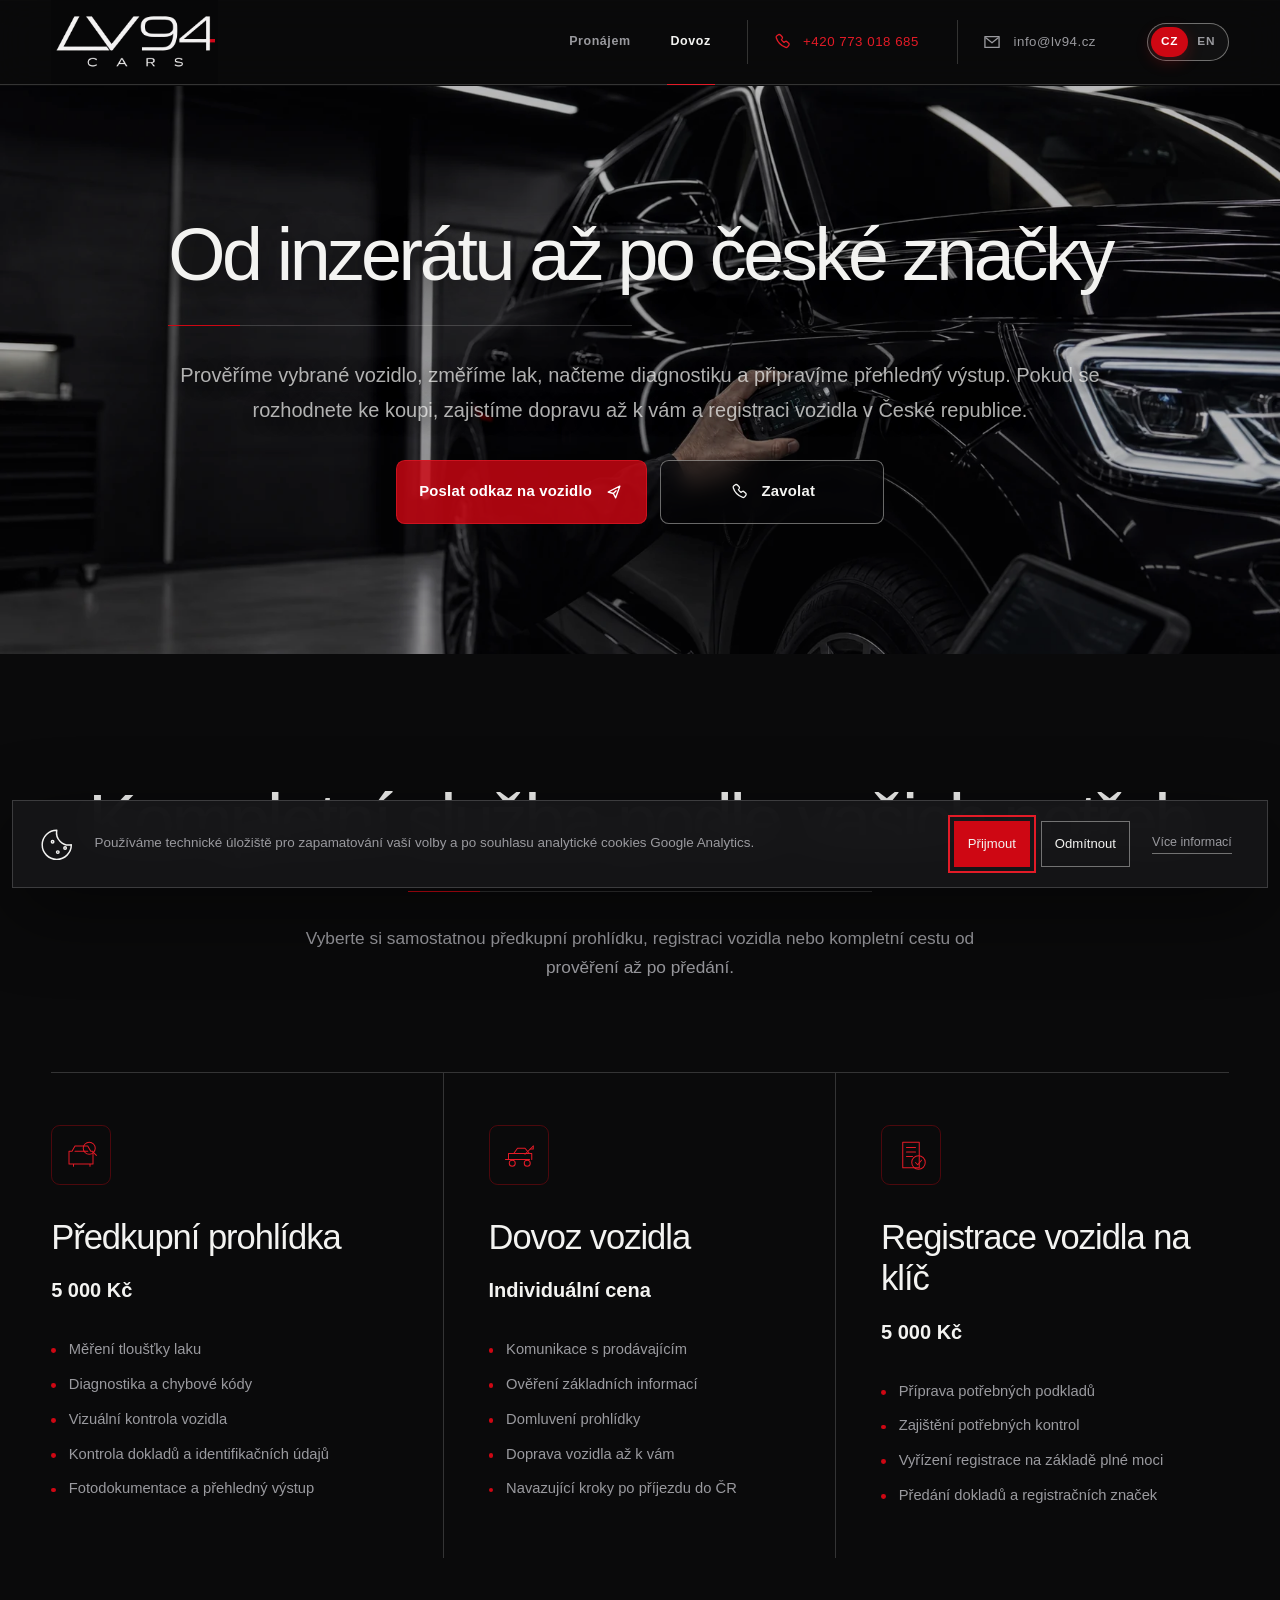
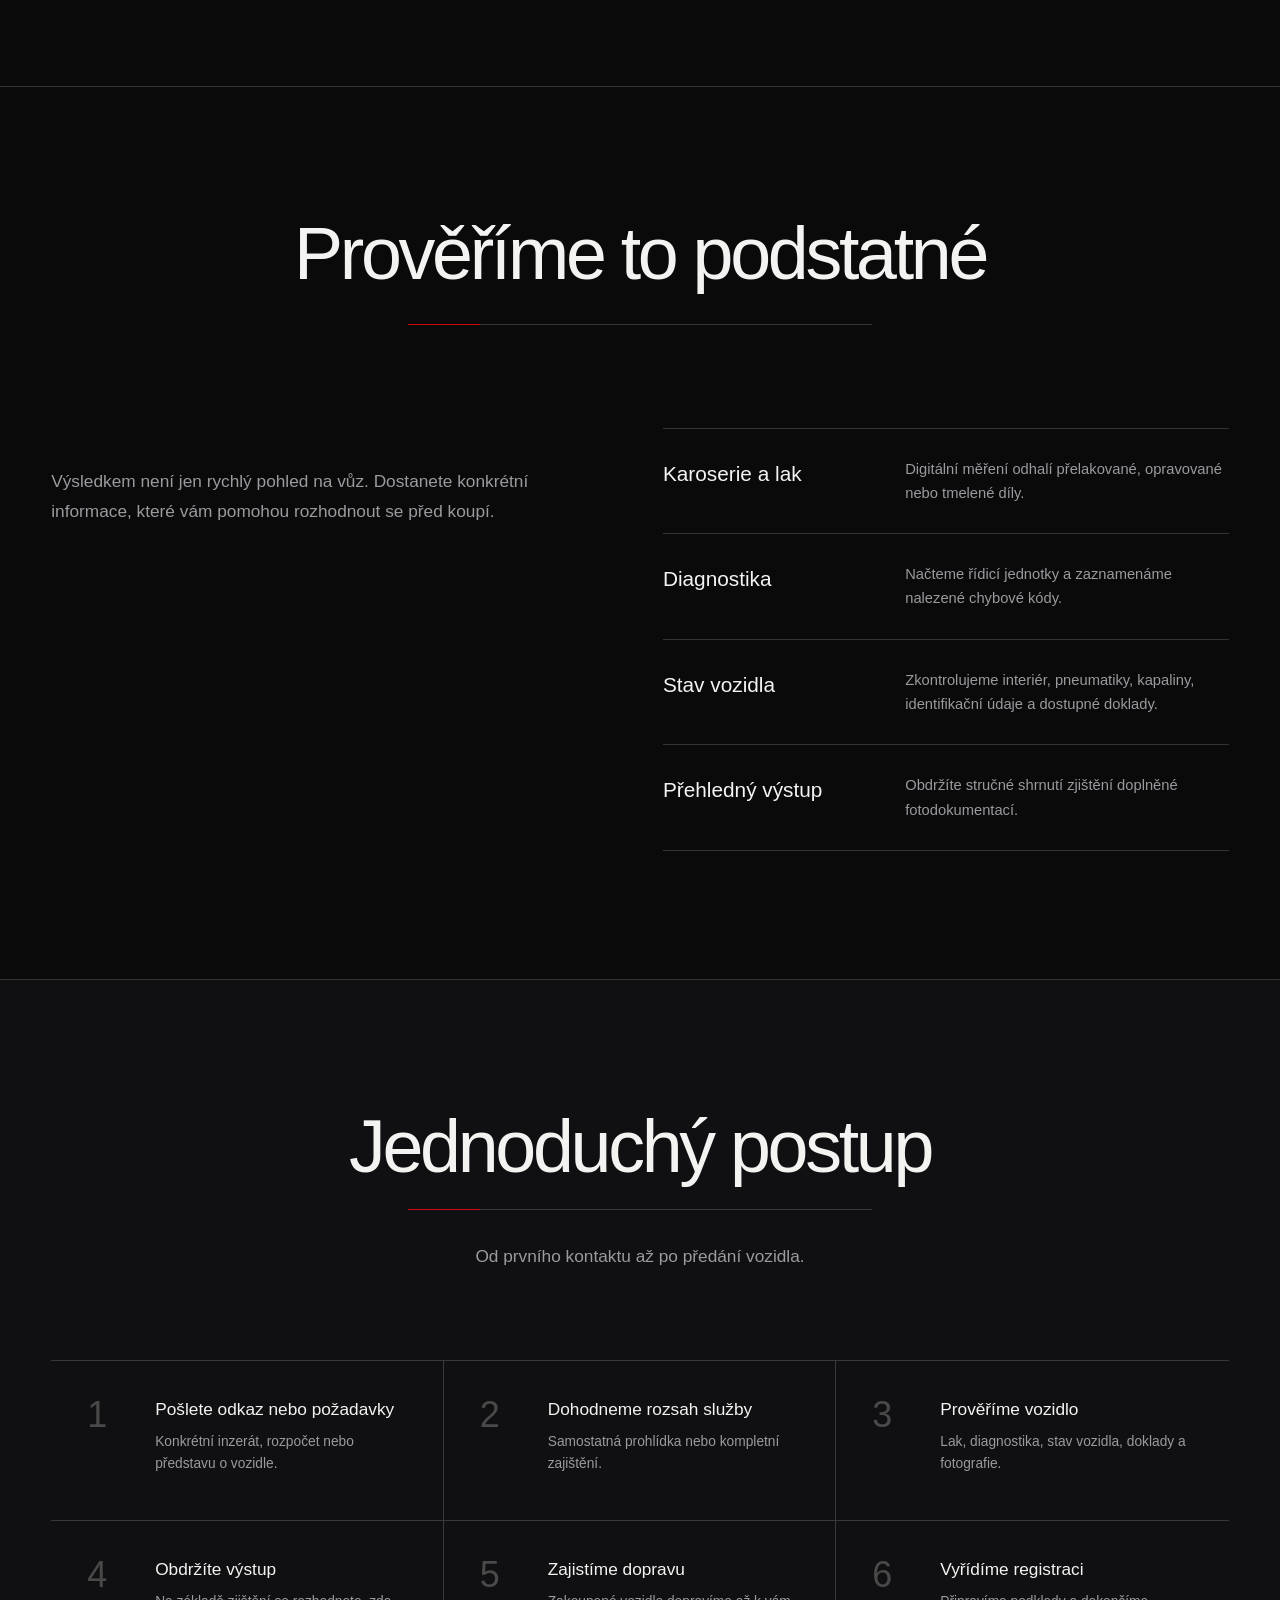
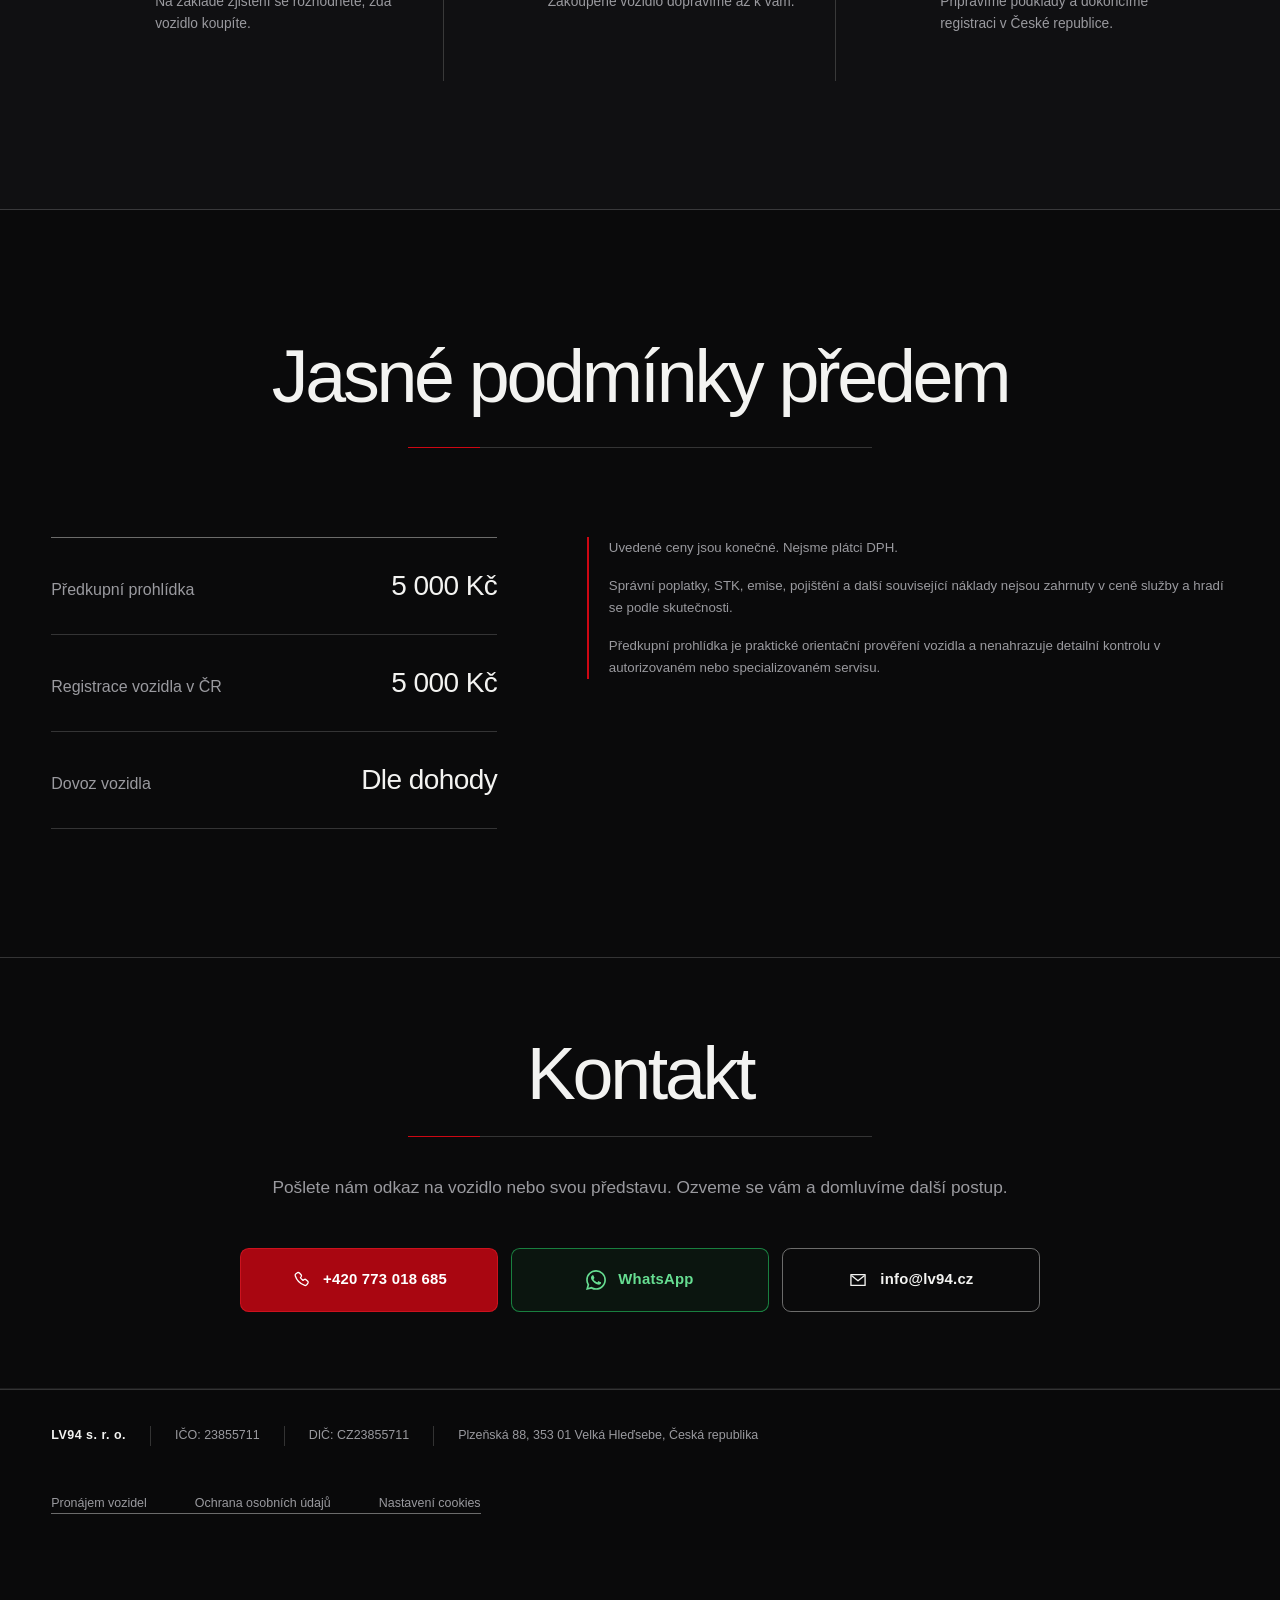
<file: src/dovoz-vozidel.html>
<!doctype html>
<html lang="cs">
<head>
    <meta charset="utf-8">
    <meta name="viewport" content="width=device-width, initial-scale=1">
    <meta name="theme-color" content="#0A0A0B">
    <meta name="description" content="Předkupní prohlídka, měření laku, diagnostika, dovoz a registrace vozidla na klíč. Od prověření vozu až po české značky.">
    <meta name="robots" content="index, follow, max-image-preview:large">
    <link rel="canonical" href="https://lv94.cz/dovoz-vozidel.html">
    <meta property="og:type" content="website">
    <meta property="og:locale" content="cs_CZ">
    <meta property="og:locale:alternate" content="en_GB">
    <meta property="og:site_name" content="LV94 CARS">
    <meta property="og:title" content="LV94 | Dovoz a prověření vozidla">
    <meta property="og:description" content="Předkupní prohlídka, měření laku, diagnostika, doprava a registrace vozidla v České republice.">
    <meta property="og:url" content="https://lv94.cz/dovoz-vozidel.html">
    <meta property="og:image" content="https://lv94.cz/assets/images/og-lv94-dovoz-vozidel.jpg">
    <meta property="og:image:width" content="1200">
    <meta property="og:image:height" content="630">
    <meta property="og:image:type" content="image/jpeg">
    <meta property="og:image:alt" content="LV94 CARS — profesionální prověření vozidla">
    <meta name="twitter:card" content="summary_large_image">
    <meta name="twitter:title" content="LV94 | Dovoz a prověření vozidla">
    <meta name="twitter:description" content="Od předkupní prohlídky až po registraci vozidla v České republice.">
    <meta name="twitter:image" content="https://lv94.cz/assets/images/og-lv94-dovoz-vozidel.jpg">
    <title>LV94 | Dovoz a prověření vozidla</title>
    <link rel="icon" href="favicon.ico" sizes="any">
    <link rel="icon" type="image/png" sizes="32x32" href="assets/images/favicon-32x32.png">
    <link rel="apple-touch-icon" sizes="180x180" href="assets/images/apple-touch-icon.png">
    <link rel="stylesheet" href="css/style.css?v=20261116-intro-1">
    <script src="js/script.js?v=20261103-language-1" defer></script>
</head>
<body class="import-page">
    <a class="skip-link" href="#main" data-i18n="skipLink">Přejít k obsahu</a>

    <header class="site-header" data-reveal="header">
        <div class="site-shell header-inner">
            <a class="brand brand--header" href="index.html" aria-label="LV94 CARS">
                <img src="assets/images/lv94-logo-minimal-red-v1.png" alt="" width="1536" height="1024" data-brand-logo>
            </a>

            <nav class="primary-nav" data-i18n-aria="primaryNavLabel" aria-label="Hlavní navigace">
                <a href="./" data-i18n="navRental">Pronájem</a>
                <a href="dovoz-vozidel.html" aria-current="page" data-i18n="navImport">Dovoz</a>
            </nav>

            <div class="header-actions">
                <a class="header-contact header-contact--primary" href="tel:+420773018685" data-contact-link="phone">
                    <svg aria-hidden="true" viewBox="0 0 24 24">
                        <path d="M7.7 3.2 5.9 4.5c-.8.6-1.1 1.6-.8 2.5 1.7 5.4 6 9.7 11.4 11.4.9.3 1.9 0 2.5-.8l1.3-1.8c.5-.7.4-1.6-.2-2.2l-2.1-2a1.7 1.7 0 0 0-2.1-.2l-1.5 1a11.6 11.6 0 0 1-3.1-3.1l1-1.5c.4-.7.3-1.5-.2-2.1l-2-2.1c-.6-.6-1.6-.7-2.4-.4Z"/>
                    </svg>
                    <span class="contact-value" data-contact-value="phone">+420 773 018 685</span>
                    <span class="mobile-label" data-i18n="call">Volat</span>
                </a>

                <a class="header-contact" href="mailto:info@lv94.cz" data-contact-link="email">
                    <svg aria-hidden="true" viewBox="0 0 24 24">
                        <path d="M3.5 5.5h17v13h-17z"/>
                        <path d="m4.5 7 7.5 6 7.5-6"/>
                    </svg>
                    <span class="contact-value" data-contact-value="email">info@lv94.cz</span>
                    <span class="mobile-label">E-mail</span>
                </a>

                <div class="language-switcher" role="group" aria-label="Language" data-active-language="cs">
                    <button class="language-button is-active" type="button" data-language="cs" aria-pressed="true">CZ</button>
                    <button class="language-button" type="button" data-language="en" aria-pressed="false">EN</button>
                </div>
            </div>
        </div>
    </header>

    <main id="main">
        <section class="service" id="top" aria-labelledby="import-hero-title">
            <div class="service-hero import-hero">
                <div class="service-background" data-reveal="hero" aria-hidden="true">
                    <img class="hero-image" src="assets/images/vehicle-inspection-hero-v1.webp" alt="" width="1774" height="887" fetchpriority="high" decoding="async">
                </div>
                <div class="site-shell service-layout">
                    <div class="service-copy" data-reveal="section">
                        <div class="service-heading">
                            <h1 class="section-title" id="import-hero-title" data-i18n="importHeroTitle">Od inzerátu až po české značky</h1>
                            <span class="heading-rule" aria-hidden="true"></span>
                        </div>
                        <p class="service-lead" data-i18n="importHeroLead">Prověříme vybrané vozidlo, změříme lak, načteme diagnostiku a připravíme přehledný výstup. Pokud se rozhodnete ke koupi, zajistíme dopravu až k vám a registraci vozidla v České republice.</p>
                        <div class="service-actions">
                            <a class="button button--primary" href="https://wa.me/420773018685" target="_blank" rel="noopener noreferrer" data-contact-link="whatsapp">
                                <span data-i18n="importSendListing">Poslat odkaz na vozidlo</span>
                                <svg aria-hidden="true" viewBox="0 0 24 24"><path d="m5 12 14-7-5 14-2.8-5.2L5 12Z"/><path d="m11.2 13.8 3.3-3.3"/></svg>
                            </a>
                            <a class="button button--secondary" href="tel:+420773018685" data-contact-link="phone">
                                <svg aria-hidden="true" viewBox="0 0 24 24"><path d="M7.7 3.2 5.9 4.5c-.8.6-1.1 1.6-.8 2.5 1.7 5.4 6 9.7 11.4 11.4.9.3 1.9 0 2.5-.8l1.3-1.8c.5-.7.4-1.6-.2-2.2l-2.1-2a1.7 1.7 0 0 0-2.1-.2l-1.5 1a11.6 11.6 0 0 1-3.1-3.1l1-1.5c.4-.7.3-1.5-.2-2.1l-2-2.1c-.6-.6-1.6-.7-2.4-.4Z"/></svg>
                                <span data-i18n="importCallUs">Zavolat</span>
                            </a>
                        </div>
                    </div>
                </div>
            </div>
        </section>

        <section class="import-services section-space" id="sluzby" aria-labelledby="import-services-title">
            <div class="site-shell">
                <div class="section-heading import-section-heading" data-reveal="section">
                    <h2 class="section-title section-title--centered" id="import-services-title" data-i18n="importServicesTitle">Kompletní služba podle vašich potřeb</h2>
                    <span class="heading-rule" aria-hidden="true"></span>
                    <p class="section-intro" data-i18n="importServicesIntro">Vyberte si samostatnou předkupní prohlídku, registraci vozidla nebo kompletní cestu od prověření až po předání.</p>
                </div>

                <div class="import-service-list" data-reveal="stagger">
                    <article class="import-service-item">
                        <div class="import-service-icon" aria-hidden="true">
                            <svg viewBox="0 0 48 48"><path d="M8 19h4l4-7h17l4 7h3v17H8zM16 19h17M14 36v3M36 36v3"/><circle cx="35" cy="15" r="8"/><path d="m40.5 20.5 4 4"/></svg>
                        </div>
                        <h3 data-i18n="importInspectionTitle">Předkupní prohlídka</h3>
                        <p class="import-service-price">5 000 Kč</p>
                        <ul>
                            <li data-i18n="importInspectionPaint">Měření tloušťky laku</li>
                            <li data-i18n="importInspectionDiagnostics">Diagnostika a chybové kódy</li>
                            <li data-i18n="importInspectionVisual">Vizuální kontrola vozidla</li>
                            <li data-i18n="importInspectionDocuments">Kontrola dokladů a identifikačních údajů</li>
                            <li data-i18n="importInspectionReport">Fotodokumentace a přehledný výstup</li>
                        </ul>
                    </article>

                    <article class="import-service-item">
                        <div class="import-service-icon" aria-hidden="true">
                            <svg viewBox="0 0 48 48"><path d="M6 30h32M10 30v-8h7l5-7h10l6 7h3v8"/><circle cx="15" cy="35" r="4"/><circle cx="35" cy="35" r="4"/><path d="M16 22h21M39 16h4v-4"/><path d="m32 23 11-11"/></svg>
                        </div>
                        <h3 data-i18n="importTransportTitle">Dovoz vozidla</h3>
                        <p class="import-service-price" data-i18n="importIndividualPrice">Individuální cena</p>
                        <ul>
                            <li data-i18n="importTransportSeller">Komunikace s prodávajícím</li>
                            <li data-i18n="importTransportInfo">Ověření základních informací</li>
                            <li data-i18n="importTransportInspection">Domluvení prohlídky</li>
                            <li data-i18n="importTransportDelivery">Doprava vozidla až k vám</li>
                            <li data-i18n="importTransportCzechia">Navazující kroky po příjezdu do ČR</li>
                        </ul>
                    </article>

                    <article class="import-service-item">
                        <div class="import-service-icon" aria-hidden="true">
                            <svg viewBox="0 0 48 48"><path d="M13 7h22v34H13zM18 14h12M18 20h12M18 26h8"/><circle cx="34" cy="34" r="9"/><path d="m30 34 3 3 5-6"/></svg>
                        </div>
                        <h3 data-i18n="importRegistrationTitle">Registrace vozidla na klíč</h3>
                        <p class="import-service-price">5 000 Kč</p>
                        <ul>
                            <li data-i18n="importRegistrationDocuments">Příprava potřebných podkladů</li>
                            <li data-i18n="importRegistrationChecks">Zajištění potřebných kontrol</li>
                            <li data-i18n="importRegistrationAuthority">Vyřízení registrace na základě plné moci</li>
                            <li data-i18n="importRegistrationPlates">Předání dokladů a registračních značek</li>
                        </ul>
                    </article>
                </div>
            </div>
        </section>

        <section class="inspection-detail section-space" aria-labelledby="inspection-detail-title">
            <div class="site-shell inspection-detail-layout">
                <div class="section-heading--full" data-reveal="section">
                    <h2 class="section-title section-title--centered" id="inspection-detail-title" data-i18n="inspectionDetailTitle">Prověříme to podstatné</h2>
                    <span class="heading-rule" aria-hidden="true"></span>
                </div>
                <div class="inspection-detail-copy" data-reveal="section">
                    <p data-i18n="inspectionDetailLead">Výsledkem není jen rychlý pohled na vůz. Dostanete konkrétní informace, které vám pomohou rozhodnout se před koupí.</p>
                </div>
                <dl class="inspection-points" data-reveal="stagger">
                    <div>
                        <dt data-i18n="inspectionPointPaintTitle">Karoserie a lak</dt>
                        <dd data-i18n="inspectionPointPaintText">Digitální měření odhalí přelakované, opravované nebo tmelené díly.</dd>
                    </div>
                    <div>
                        <dt data-i18n="inspectionPointDiagTitle">Diagnostika</dt>
                        <dd data-i18n="inspectionPointDiagText">Načteme řídicí jednotky a zaznamenáme nalezené chybové kódy.</dd>
                    </div>
                    <div>
                        <dt data-i18n="inspectionPointConditionTitle">Stav vozidla</dt>
                        <dd data-i18n="inspectionPointConditionText">Zkontrolujeme interiér, pneumatiky, kapaliny, identifikační údaje a dostupné doklady.</dd>
                    </div>
                    <div>
                        <dt data-i18n="inspectionPointOutputTitle">Přehledný výstup</dt>
                        <dd data-i18n="inspectionPointOutputText">Obdržíte stručné shrnutí zjištění doplněné fotodokumentací.</dd>
                    </div>
                </dl>
            </div>
        </section>

        <section class="import-process section-space" aria-labelledby="import-process-title">
            <div class="site-shell">
                <div class="process-heading" data-reveal="section">
                    <h2 class="section-title section-title--centered" id="import-process-title" data-i18n="importProcessTitle">Jednoduchý postup</h2>
                    <span class="heading-rule heading-rule--centered" aria-hidden="true"></span>
                    <p class="section-intro" data-i18n="importProcessLead">Od prvního kontaktu až po předání vozidla.</p>
                </div>
                <ol class="import-process-list" data-reveal="stagger">
                    <li><span>1</span><div><strong data-i18n="importStep1Title">Pošlete odkaz nebo požadavky</strong><small data-i18n="importStep1Text">Konkrétní inzerát, rozpočet nebo představu o vozidle.</small></div></li>
                    <li><span>2</span><div><strong data-i18n="importStep2Title">Dohodneme rozsah služby</strong><small data-i18n="importStep2Text">Samostatná prohlídka nebo kompletní zajištění.</small></div></li>
                    <li><span>3</span><div><strong data-i18n="importStep3Title">Prověříme vozidlo</strong><small data-i18n="importStep3Text">Lak, diagnostika, stav vozidla, doklady a fotografie.</small></div></li>
                    <li><span>4</span><div><strong data-i18n="importStep4Title">Obdržíte výstup</strong><small data-i18n="importStep4Text">Na základě zjištění se rozhodnete, zda vozidlo koupíte.</small></div></li>
                    <li><span>5</span><div><strong data-i18n="importStep5Title">Zajistíme dopravu</strong><small data-i18n="importStep5Text">Zakoupené vozidlo dopravíme až k vám.</small></div></li>
                    <li><span>6</span><div><strong data-i18n="importStep6Title">Vyřídíme registraci</strong><small data-i18n="importStep6Text">Připravíme podklady a dokončíme registraci v České republice.</small></div></li>
                </ol>
            </div>
        </section>

        <section class="import-terms section-space" aria-labelledby="import-terms-title">
            <div class="site-shell import-terms-layout">
                <div class="section-heading--full" data-reveal="section">
                    <h2 class="section-title section-title--centered" id="import-terms-title" data-i18n="importTermsTitle">Jasné podmínky předem</h2>
                    <span class="heading-rule" aria-hidden="true"></span>
                </div>
                <div class="import-price-summary" data-reveal="stagger">
                    <div><span data-i18n="importInspectionTitle">Předkupní prohlídka</span><strong>5 000 Kč</strong></div>
                    <div><span data-i18n="importRegistrationCzechTitle">Registrace vozidla v ČR</span><strong>5 000 Kč</strong></div>
                    <div><span data-i18n="importTransportTitle">Dovoz vozidla</span><strong data-i18n="importByAgreement">Dle dohody</strong></div>
                </div>
                <div class="import-terms-notes" data-reveal="section">
                    <p data-i18n="importVatNote">Uvedené ceny jsou konečné. Nejsme plátci DPH.</p>
                    <p data-i18n="importTermsThirdParty">Správní poplatky, STK, emise, pojištění a další související náklady nejsou zahrnuty v ceně služby a hradí se podle skutečnosti.</p>
                    <p data-i18n="importTermsInspection">Předkupní prohlídka je praktické orientační prověření vozidla a nenahrazuje detailní kontrolu v autorizovaném nebo specializovaném servisu.</p>
                </div>
            </div>
        </section>

        <section class="contact section-space" aria-labelledby="contact-title">
            <div class="site-shell contact-inner" data-reveal="section">
                <h2 class="section-title section-title--centered" id="contact-title" data-i18n="contactTitle">Kontakt</h2>
                <span class="heading-rule heading-rule--centered" aria-hidden="true"></span>
                <p class="section-intro contact-intro" data-i18n="importContactIntro">Pošlete nám odkaz na vozidlo nebo svou představu. Ozveme se vám a domluvíme další postup.</p>
                <div class="contact-actions">
                    <a class="button button--primary" href="tel:+420773018685" data-contact-link="phone">
                        <svg aria-hidden="true" viewBox="0 0 24 24"><path d="M7.7 3.2 5.9 4.5c-.8.6-1.1 1.6-.8 2.5 1.7 5.4 6 9.7 11.4 11.4.9.3 1.9 0 2.5-.8l1.3-1.8c.5-.7.4-1.6-.2-2.2l-2.1-2a1.7 1.7 0 0 0-2.1-.2l-1.5 1a11.6 11.6 0 0 1-3.1-3.1l1-1.5c.4-.7.3-1.5-.2-2.1l-2-2.1c-.6-.6-1.6-.7-2.4-.4Z"/></svg>
                        <span data-contact-value="phone">+420 773 018 685</span>
                    </a>
                    <a class="button button--whatsapp" href="https://wa.me/420773018685" target="_blank" rel="noopener noreferrer" data-contact-link="whatsapp">
                        <svg class="whatsapp-icon" aria-hidden="true" viewBox="0 0 24 24"><path d="M17.47 14.38c-.3-.15-1.76-.87-2.03-.97-.27-.1-.47-.15-.67.15-.2.3-.77.97-.94 1.16-.17.2-.35.22-.64.08-.3-.15-1.26-.46-2.39-1.48-.88-.79-1.48-1.76-1.65-2.06-.17-.3-.02-.46.13-.61.13-.13.3-.35.45-.52.15-.17.2-.3.3-.5.1-.2.05-.37-.03-.52-.07-.15-.67-1.61-.92-2.21-.24-.58-.49-.5-.67-.51h-.57c-.2 0-.52.07-.79.37-.27.3-1.04 1.02-1.04 2.48s1.07 2.88 1.21 3.07c.15.2 2.1 3.2 5.08 4.49.71.31 1.26.49 1.69.63.71.23 1.36.2 1.87.12.57-.09 1.76-.72 2.01-1.41.25-.69.25-1.29.17-1.41-.07-.12-.27-.2-.57-.35M12.05 21.79h-.01a9.87 9.87 0 0 1-5.03-1.38l-.36-.21-3.74.98 1-3.65-.24-.37a9.86 9.86 0 0 1-1.51-5.26A9.9 9.9 0 0 1 12.05 2c2.64 0 5.12 1.03 6.99 2.9a9.83 9.83 0 0 1 2.89 7c0 5.45-4.44 9.88-9.88 9.88M20.46 3.49A11.82 11.82 0 0 0 12.05 0C5.5 0 .16 5.34.16 11.89c0 2.1.55 4.14 1.59 5.95L.06 24l6.3-1.65a11.88 11.88 0 0 0 5.68 1.45h.01c6.55 0 11.89-5.34 11.89-11.9 0-3.18-1.23-6.16-3.48-8.41"/></svg>
                        <span>WhatsApp</span>
                    </a>
                    <a class="button button--secondary" href="mailto:info@lv94.cz" data-contact-link="email">
                        <svg aria-hidden="true" viewBox="0 0 24 24"><path d="M3.5 5.5h17v13h-17z"/><path d="m4.5 7 7.5 6 7.5-6"/></svg>
                        <span data-contact-value="email">info@lv94.cz</span>
                    </a>
                </div>
            </div>
        </section>
    </main>

    <footer class="site-footer">
        <div class="site-shell footer-inner">
            <div class="company-details">
                <strong>LV94 s. r. o.</strong>
                <span>IČO: 23855711</span>
                <span>DIČ: CZ23855711</span>
                <span>Plzeňská 88, 353 01 Velká Hleďsebe, Česká republika</span>
            </div>
            <div class="footer-links">
                <a href="index.html" data-i18n="rentalFooterLink">Pronájem vozidel</a>
                <a href="privacy.html" data-i18n="privacyLink">Ochrana osobních údajů</a>
                <button type="button" data-cookie-settings data-i18n="cookieSettings">Nastavení cookies</button>
            </div>
        </div>
    </footer>

    <section class="cookie-panel" data-cookie-panel role="dialog" aria-labelledby="cookie-title" hidden>
        <div class="cookie-copy">
            <h2 class="sr-only" id="cookie-title" data-i18n="cookieTitle">Nastavení cookies</h2>
            <svg aria-hidden="true" viewBox="0 0 40 40"><path d="M33 21a12 12 0 0 1-14-14A14 14 0 1 0 33 21Z"/><circle cx="15" cy="18" r="1.2"/><circle cx="20" cy="28" r="1.2"/><circle cx="27" cy="24" r="1.2"/></svg>
            <p data-i18n="cookieText">Používáme technické úložiště pro zapamatování vaší volby a po souhlasu analytické cookies Google Analytics.</p>
        </div>
        <div class="cookie-actions">
            <button class="cookie-button cookie-button--accept" type="button" data-cookie-accept data-i18n="accept">Přijmout</button>
            <button class="cookie-button" type="button" data-cookie-reject data-i18n="reject">Odmítnout</button>
            <a href="cookies.html" data-i18n="moreInfo">Více informací</a>
        </div>
    </section>

    <noscript><p class="noscript-message">JavaScript is required for language switching and cookie settings.</p></noscript>
</body>
</html>
</file>
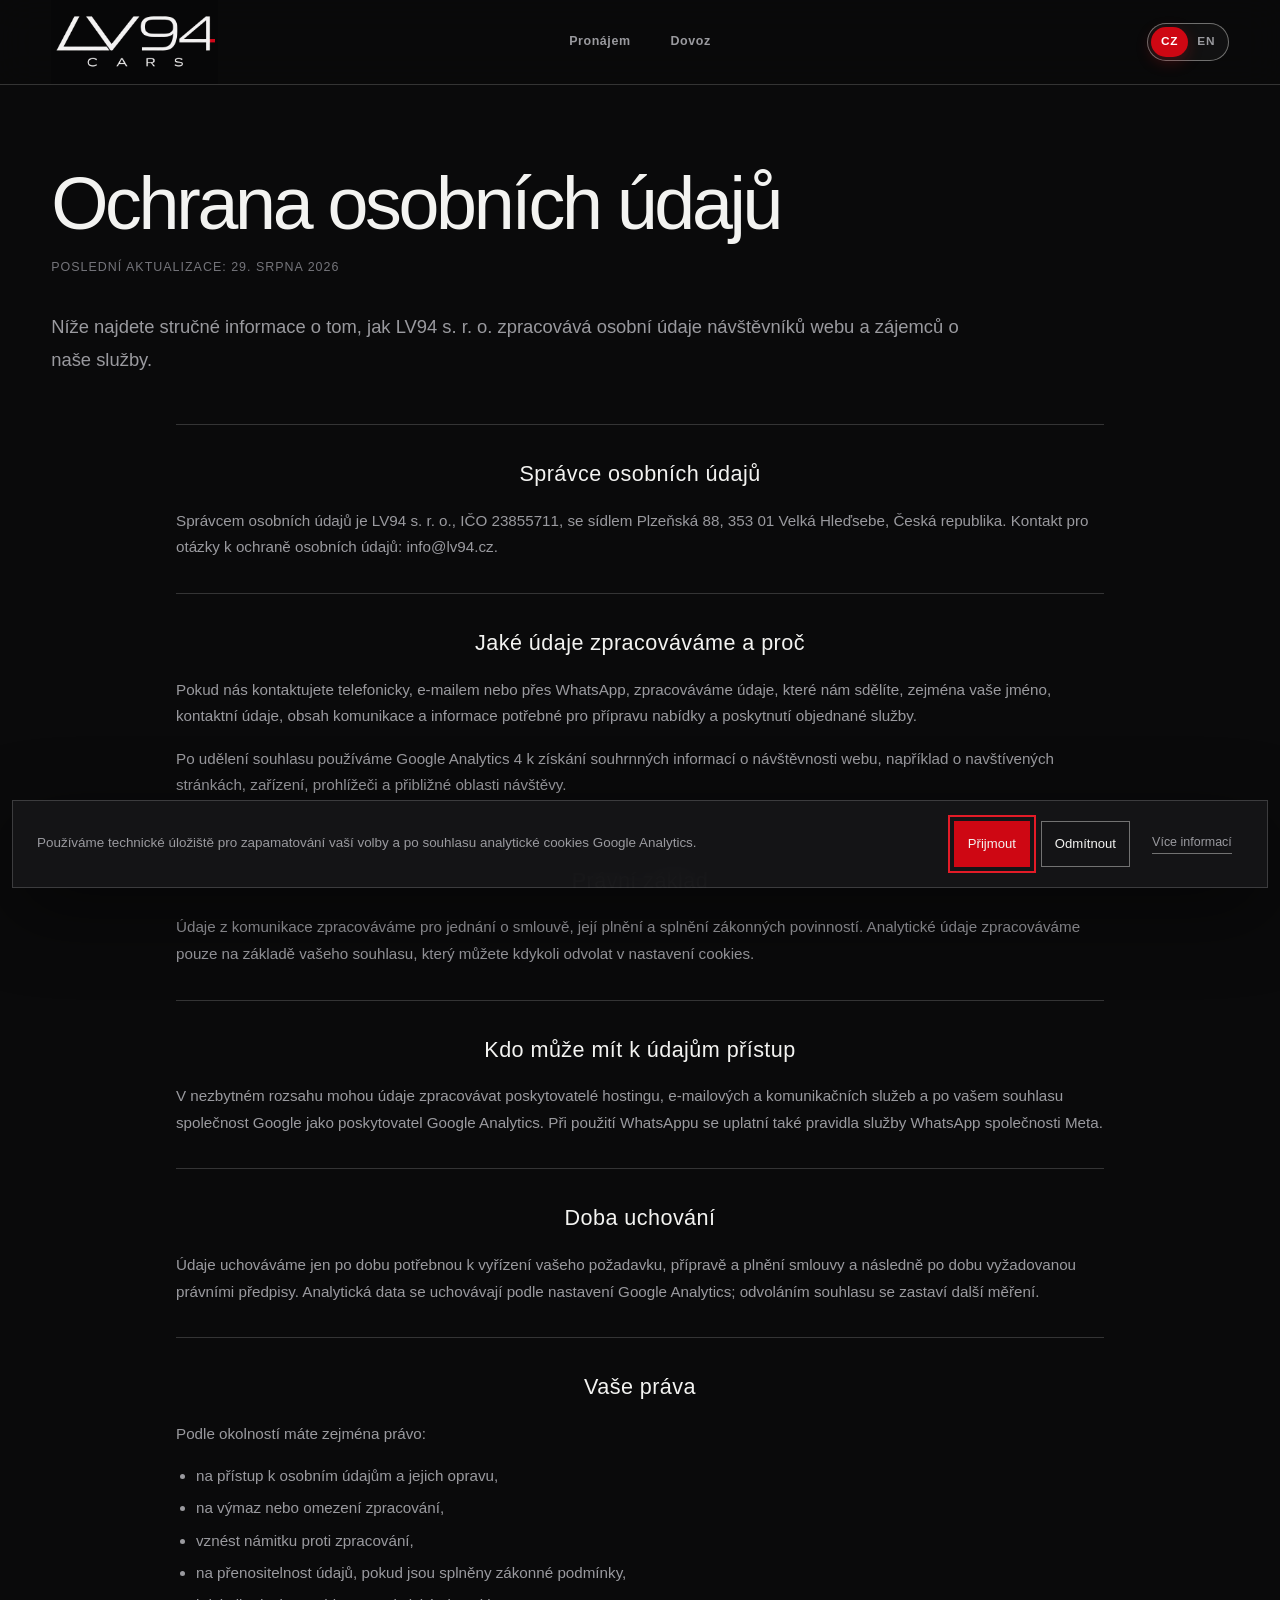
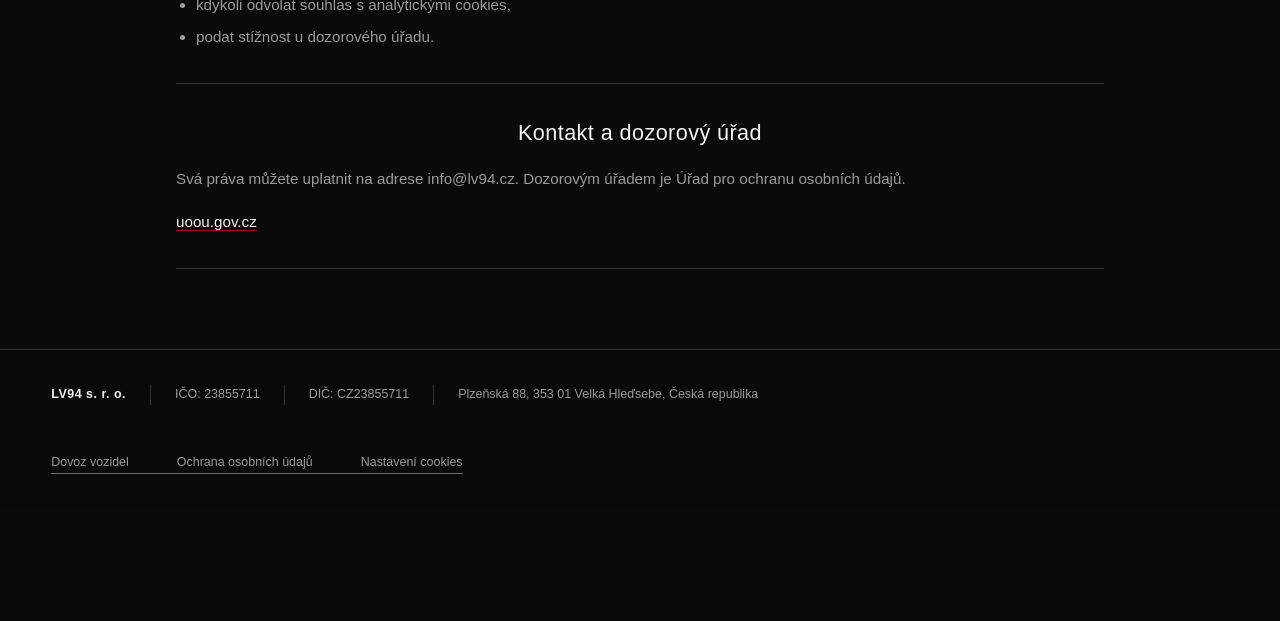
<file: src/privacy.html>
<!doctype html>
<html lang="cs">
<head>
    <meta charset="utf-8">
    <meta name="viewport" content="width=device-width, initial-scale=1">
    <meta name="theme-color" content="#0A0A0B">
    <meta name="robots" content="noindex">
    <meta name="description" content="Informace o zpracování osobních údajů společností LV94 s. r. o.">
    <link rel="canonical" href="https://lv94.cz/privacy.html">
    <title>LV94 | Ochrana osobních údajů</title>
    <link rel="icon" href="favicon.ico" sizes="any">
    <link rel="icon" type="image/png" sizes="32x32" href="assets/images/favicon-32x32.png">
    <link rel="apple-touch-icon" sizes="180x180" href="assets/images/apple-touch-icon.png">
    <link rel="stylesheet" href="css/style.css?v=20261116-flat-1">
    <script src="js/script.js?v=20261103-language-1" defer></script>
</head>
<body class="legal-page">
    <header class="site-header">
        <div class="site-shell header-inner">
            <a class="brand brand--header" href="index.html" aria-label="LV94 CARS">
                <img src="assets/images/lv94-logo-minimal-red-v1.png" alt="" width="1536" height="1024" data-brand-logo>
            </a>
            <nav class="primary-nav" data-i18n-aria="primaryNavLabel" aria-label="Hlavní navigace">
                <a href="index.html#vozidlo" data-i18n="navRental">Pronájem</a>
                <a href="dovoz-vozidel.html" data-i18n="navImport">Dovoz</a>
            </nav>
            <div class="language-switcher" role="group" aria-label="Language" data-active-language="cs">
                <button class="language-button is-active" type="button" data-language="cs" aria-pressed="true">CZ</button>
                <button class="language-button" type="button" data-language="en" aria-pressed="false">EN</button>
            </div>
        </div>
    </header>
    <main class="legal-main">
        <div class="site-shell legal-content">
            <span class="accent-line" aria-hidden="true"></span>
            <h1 data-i18n="privacyTitle">Ochrana osobních údajů</h1>
            <p class="legal-updated" data-i18n="legalUpdated">Poslední aktualizace: 29. srpna 2026</p>
            <p class="legal-intro" data-i18n="privacyIntro">Níže najdete stručné informace o tom, jak LV94 s. r. o. zpracovává osobní údaje návštěvníků webu a zájemců o naše služby.</p>

            <div class="legal-document">
                <section>
                    <h2 class="section-title--centered" data-i18n="privacyControllerTitle">Správce osobních údajů</h2>
                    <p data-i18n="privacyControllerText">Správcem osobních údajů je LV94 s. r. o., IČO 23855711, se sídlem Plzeňská 88, 353 01 Velká Hleďsebe, Česká republika. Kontakt pro otázky k ochraně osobních údajů: info@lv94.cz.</p>
                </section>

                <section>
                    <h2 class="section-title--centered" data-i18n="privacyDataTitle">Jaké údaje zpracováváme a proč</h2>
                    <p data-i18n="privacyDataText">Pokud nás kontaktujete telefonicky, e-mailem nebo přes WhatsApp, zpracováváme údaje, které nám sdělíte, zejména vaše jméno, kontaktní údaje, obsah komunikace a informace potřebné pro přípravu nabídky a poskytnutí objednané služby.</p>
                    <p data-i18n="privacyAnalyticsText">Po udělení souhlasu používáme Google Analytics 4 k získání souhrnných informací o návštěvnosti webu, například o navštívených stránkách, zařízení, prohlížeči a přibližné oblasti návštěvy.</p>
                </section>

                <section>
                    <h2 class="section-title--centered" data-i18n="privacyBasisTitle">Právní základ</h2>
                    <p data-i18n="privacyBasisText">Údaje z komunikace zpracováváme pro jednání o smlouvě, její plnění a splnění zákonných povinností. Analytické údaje zpracováváme pouze na základě vašeho souhlasu, který můžete kdykoli odvolat v nastavení cookies.</p>
                </section>

                <section>
                    <h2 class="section-title--centered" data-i18n="privacyRecipientsTitle">Kdo může mít k údajům přístup</h2>
                    <p data-i18n="privacyRecipientsText">V nezbytném rozsahu mohou údaje zpracovávat poskytovatelé hostingu, e-mailových a komunikačních služeb a po vašem souhlasu společnost Google jako poskytovatel Google Analytics. Při použití WhatsAppu se uplatní také pravidla služby WhatsApp společnosti Meta.</p>
                </section>

                <section>
                    <h2 class="section-title--centered" data-i18n="privacyRetentionTitle">Doba uchování</h2>
                    <p data-i18n="privacyRetentionText">Údaje uchováváme jen po dobu potřebnou k vyřízení vašeho požadavku, přípravě a plnění smlouvy a následně po dobu vyžadovanou právními předpisy. Analytická data se uchovávají podle nastavení Google Analytics; odvoláním souhlasu se zastaví další měření.</p>
                </section>

                <section>
                    <h2 class="section-title--centered" data-i18n="privacyRightsTitle">Vaše práva</h2>
                    <p data-i18n="privacyRightsIntro">Podle okolností máte zejména právo:</p>
                    <ul>
                        <li data-i18n="privacyRightAccess">na přístup k osobním údajům a jejich opravu,</li>
                        <li data-i18n="privacyRightDelete">na výmaz nebo omezení zpracování,</li>
                        <li data-i18n="privacyRightObject">vznést námitku proti zpracování,</li>
                        <li data-i18n="privacyRightPortability">na přenositelnost údajů, pokud jsou splněny zákonné podmínky,</li>
                        <li data-i18n="privacyRightConsent">kdykoli odvolat souhlas s analytickými cookies,</li>
                        <li data-i18n="privacyRightComplaint">podat stížnost u dozorového úřadu.</li>
                    </ul>
                </section>

                <section>
                    <h2 class="section-title--centered" data-i18n="privacyContactTitle">Kontakt a dozorový úřad</h2>
                    <p data-i18n="privacyContactText">Svá práva můžete uplatnit na adrese info@lv94.cz. Dozorovým úřadem je Úřad pro ochranu osobních údajů.</p>
                    <p><a href="https://uoou.gov.cz/" target="_blank" rel="noopener noreferrer">uoou.gov.cz</a></p>
                </section>
            </div>
        </div>
    </main>
    <footer class="site-footer">
        <div class="site-shell footer-inner">
            <div class="company-details">
                <strong>LV94 s. r. o.</strong>
                <span>IČO: 23855711</span>
                <span>DIČ: CZ23855711</span>
                <span>Plzeňská 88, 353 01 Velká Hleďsebe, Česká republika</span>
            </div>
            <div class="footer-links">
                <a href="dovoz-vozidel.html" data-i18n="importFooterLink">Dovoz vozidel</a>
                <a href="privacy.html" data-i18n="privacyLink">Ochrana osobních údajů</a>
                <button type="button" data-cookie-settings data-i18n="cookieSettings">Nastavení cookies</button>
            </div>
        </div>
    </footer>
    <section class="cookie-panel" data-cookie-panel role="dialog" aria-labelledby="cookie-title" hidden>
        <div class="cookie-copy">
            <h2 class="sr-only" id="cookie-title" data-i18n="cookieTitle">Nastavení cookies</h2>
            <p data-i18n="cookieText">Používáme technické úložiště pro zapamatování vaší volby a po souhlasu analytické cookies Google Analytics.</p>
        </div>
        <div class="cookie-actions">
            <button class="cookie-button cookie-button--accept" type="button" data-cookie-accept data-i18n="accept">Přijmout</button>
            <button class="cookie-button" type="button" data-cookie-reject data-i18n="reject">Odmítnout</button>
            <a href="cookies.html" data-i18n="moreInfo">Více informací</a>
        </div>
    </section>
</body>
</html>
</file>
<file: src/css/style.css>
:root {
    --color-bg: #0A0A0B;
    --color-surface: #151517;
    --color-surface-soft: #101012;
    --color-surface-raised: #19191C;
    --color-text: #F3F3F1;
    --color-muted: #9A9A9F;
    --color-muted-soft: #74747A;
    --color-accent: #CE0713;
    --color-accent-hover: #E31B27;
    --color-whatsapp: #25D366;
    --color-border: rgba(243, 243, 241, 0.18);
    --color-border-strong: rgba(243, 243, 241, 0.42);
    --page-gutter: clamp(1.25rem, 4vw, 5rem);
    --header-height: 7.25rem;
    --section-space: clamp(5.5rem, 10vw, 10rem);
    --radius-small: 0.55rem;
    --radius-medium: 0.8rem;
    --transition: 260ms cubic-bezier(0.22, 1, 0.36, 1);
    color-scheme: dark;
}

*,
*::before,
*::after {
    box-sizing: border-box;
}

html {
    scroll-behavior: smooth;
    background: var(--color-bg);
}

body {
    min-width: 20rem;
    margin: 0;
    overflow-x: hidden;
    background: var(--color-bg);
    color: var(--color-text);
    font-family: Inter, ui-sans-serif, -apple-system, BlinkMacSystemFont, "Segoe UI", Helvetica, Arial, sans-serif;
    font-size: 1rem;
    line-height: 1.6;
    text-rendering: optimizeLegibility;
    -webkit-font-smoothing: antialiased;
}

body.cookie-panel-open {
    padding-bottom: 12rem;
}

button,
a {
    -webkit-tap-highlight-color: transparent;
}

button {
    color: inherit;
    font: inherit;
}

a {
    color: inherit;
    text-decoration: none;
}

img,
svg {
    display: block;
}

img {
    max-width: 100%;
}

[hidden] {
    display: none !important;
}

::selection {
    background: var(--color-accent);
    color: #fff;
}

:focus-visible {
    outline: 2px solid var(--color-accent-hover);
    outline-offset: 4px;
}

.sr-only {
    position: absolute;
    width: 1px;
    height: 1px;
    padding: 0;
    margin: -1px;
    overflow: hidden;
    clip: rect(0, 0, 0, 0);
    white-space: nowrap;
    border: 0;
}

.skip-link {
    position: fixed;
    z-index: 1000;
    top: 1rem;
    left: 1rem;
    padding: 0.7rem 1rem;
    transform: translateY(-160%);
    background: var(--color-text);
    color: var(--color-bg);
    font-size: 0.82rem;
    font-weight: 650;
    transition: transform var(--transition);
}

.skip-link:focus {
    transform: translateY(0);
}

.site-shell {
    width: min(100%, 100rem);
    margin-inline: auto;
    padding-inline: var(--page-gutter);
}

.section-space {
    padding-block: var(--section-space);
}

.site-header {
    position: fixed;
    z-index: 100;
    top: 0;
    right: 0;
    left: 0;
    height: var(--header-height);
    border-bottom: 1px solid var(--color-border);
    background: rgba(10, 10, 11, 0.72);
    backdrop-filter: blur(18px);
    transition:
        height var(--transition),
        background-color var(--transition),
        border-color var(--transition),
        box-shadow var(--transition);
}

.site-header.is-scrolled {
    height: calc(var(--header-height) - 0.55rem);
    border-color: rgba(243, 243, 241, 0.12);
    background: rgba(10, 10, 11, 0.93);
    box-shadow: 0 1rem 3rem rgba(0, 0, 0, 0.24);
}

.header-inner {
    position: relative;
    display: flex;
    align-items: center;
    justify-content: space-between;
    height: 100%;
    gap: 1rem;
    padding-bottom: 2.55rem;
}

.brand {
    display: inline-flex;
    align-items: center;
    flex: 0 0 auto;
}

.brand--header {
    position: relative;
    width: clamp(6.5rem, 13vw, 12.5rem);
    height: 100%;
    min-height: 0;
    overflow: hidden;
}

.brand img {
    width: 100%;
    height: auto;
    object-fit: contain;
}

.brand--header img {
    position: absolute;
    top: 50%;
    left: 50%;
    width: 160%;
    max-width: none;
    mix-blend-mode: lighten;
    transform: translate(-50%, -50%);
}

.brand.is-missing {
    visibility: hidden;
}

.primary-nav {
    position: absolute;
    right: var(--page-gutter);
    bottom: 0;
    left: var(--page-gutter);
    display: flex;
    height: 2.65rem;
    align-items: stretch;
    justify-content: center;
    border-top: 1px solid rgba(243, 243, 241, 0.1);
}

.primary-nav a {
    position: relative;
    display: inline-flex;
    align-items: center;
    padding-inline: clamp(1rem, 5vw, 2rem);
    color: var(--color-muted);
    font-size: 0.75rem;
    font-weight: 560;
    letter-spacing: 0.045em;
    transition: color var(--transition);
}

.primary-nav a::after {
    position: absolute;
    right: 1rem;
    bottom: -1px;
    left: 1rem;
    height: 1px;
    background: var(--color-accent-hover);
    content: "";
    opacity: 0;
    transform: scaleX(0.35);
    transition:
        opacity var(--transition),
        transform var(--transition);
}

.primary-nav a:hover,
.primary-nav a[aria-current="page"] {
    color: var(--color-text);
}

.primary-nav a:hover::after,
.primary-nav a[aria-current="page"]::after {
    opacity: 1;
    transform: scaleX(1);
}

.header-actions {
    display: flex;
    align-items: center;
    gap: clamp(0.25rem, 2vw, 2rem);
}

.header-contact {
    display: inline-flex;
    align-items: center;
    justify-content: center;
    min-width: 2.75rem;
    min-height: 2.75rem;
    gap: 0.7rem;
    color: var(--color-muted);
    font-size: 0.78rem;
    letter-spacing: 0.04em;
    transition:
        color var(--transition),
        background-color var(--transition),
        opacity var(--transition);
}

.header-contact:hover {
    color: var(--color-text);
}

.header-contact--primary {
    color: var(--color-accent-hover);
}

.header-contact svg,
.button svg {
    width: 1.25rem;
    height: 1.25rem;
    flex: 0 0 auto;
    fill: none;
    stroke: currentColor;
    stroke-linecap: round;
    stroke-linejoin: round;
    stroke-width: 1.6;
}

.contact-value {
    display: none;
}

.mobile-label {
    font-size: 0.7rem;
    font-weight: 650;
    letter-spacing: 0.1em;
    text-transform: uppercase;
}

.language-switcher {
    position: relative;
    display: grid;
    width: 5.1rem;
    height: 2.35rem;
    grid-template-columns: repeat(2, minmax(0, 1fr));
    padding: 0.2rem;
    border: 1px solid var(--color-border-strong);
    border-radius: 999px;
    margin-left: 0.3rem;
    background: rgba(243, 243, 241, 0.035);
    color: var(--color-muted);
    font-size: 0.74rem;
    letter-spacing: 0.08em;
    isolation: isolate;
}

.language-switcher::before {
    position: absolute;
    z-index: -1;
    top: 0.2rem;
    bottom: 0.2rem;
    left: 0.2rem;
    width: calc(50% - 0.2rem);
    border-radius: inherit;
    background: var(--color-accent);
    box-shadow: 0 0.3rem 0.9rem rgba(195, 22, 34, 0.28);
    content: "";
    transform: translateX(0);
    transition: transform 260ms cubic-bezier(0.22, 1, 0.36, 1);
}

.language-switcher[data-active-language="en"]::before {
    transform: translateX(100%);
}

.language-button {
    position: relative;
    display: grid;
    min-width: 0;
    padding: 0;
    border: 0;
    background: none;
    color: inherit;
    cursor: pointer;
    font-size: inherit;
    font-weight: 600;
    letter-spacing: inherit;
    place-items: center;
    transition: color var(--transition);
}

.language-button:hover {
    color: var(--color-text);
}

.language-button.is-active {
    color: #fff;
}

.language-button:focus-visible {
    border-radius: 999px;
    outline: 2px solid var(--color-text);
    outline-offset: 3px;
}

.hero-image {
    display: block;
    width: 100%;
    height: 100%;
    object-fit: cover;
    object-position: center 50%;
}

.service {
    position: relative;
    overflow: hidden;
    padding-top: var(--header-height);
    border-top: 1px solid rgba(243, 243, 241, 0.04);
    background: var(--color-bg);
    isolation: isolate;
}

.service-hero {
    position: relative;
    display: grid;
    min-height: clamp(35.5rem, 41vw, 41.5rem);
    align-items: center;
    overflow: hidden;
    padding-block:
        clamp(3.25rem, 6vw, 5.25rem)
        clamp(3.5rem, 6vw, 5.5rem);
    isolation: isolate;
}

.service-hero::before {
    position: absolute;
    z-index: -1;
    inset: 0;
    background: rgba(10, 10, 11, 0.28);
    content: "";
    pointer-events: none;
}

.service-background {
    position: absolute;
    z-index: -2;
    inset: 0;
    background: var(--color-bg);
}

.service-background .hero-image {
    object-position: center 42%;
    filter: brightness(1.12) contrast(1.04);
    transform: scale(0.96);
    transform-origin: center top;
}

.service-layout {
    display: grid;
    width: 100%;
    place-items: center;
}

.service-copy {
    width: 100%;
    max-width: 78rem;
    margin-inline: auto;
    text-align: center;
}

.service-heading {
    display: inline-block;
    max-width: 64rem;
    text-align: left;
}

.service-heading h1 {
    text-align: center;
}

.section-title,
.legal-content h1 {
    margin: 0;
    color: var(--color-text);
    font-size: clamp(2.35rem, 7vw, 4.6rem);
    font-weight: 350;
    letter-spacing: -0.045em;
    line-height: 1.05;
    text-transform: none;
}

.service h1 {
    max-width: 64rem;
    margin-inline: auto;
    text-shadow: 0 0.35rem 1.8rem rgba(0, 0, 0, 0.56);
}

.service-lead {
    max-width: 58rem;
    margin: 2rem auto 0;
    color: rgba(243, 243, 241, 0.72);
    font-size: clamp(1rem, 2vw, 1.25rem);
    line-height: 1.75;
    text-shadow: 0 0.2rem 1rem rgba(0, 0, 0, 0.72);
}

.service-actions {
    display: flex;
    flex-wrap: wrap;
    justify-content: center;
    gap: 0.8rem;
    margin-top: 2rem;
}

.service-actions .button {
    min-width: min(100%, 14rem);
    padding-inline: 1.4rem;
}

.service-actions .button--secondary {
    grid-column: auto;
    background: rgba(10, 10, 11, 0.38);
    backdrop-filter: blur(10px);
}

.service-use-cases {
    width: min(100%, 68rem);
    margin: 0 auto;
}

.service-use-cases-band {
    position: relative;
    z-index: 1;
    padding-block: clamp(2.25rem, 3.2vw, 3.25rem) clamp(4rem, 6vw, 6rem);
    background: var(--color-bg);
}

.service-use-cases-band::before {
    position: absolute;
    z-index: -1;
    inset: 0;
    background:
        repeating-linear-gradient(90deg, transparent 0 3px, rgb(0 0 0 / 12%) 3px 4px),
        var(--color-accent);
    mask-image: radial-gradient(ellipse min(42vw, 32rem) 78% at bottom center, rgb(0 0 0 / 11%), transparent 90%);
    content: "";
    pointer-events: none;
}

.service-use-cases-title {
    display: flex;
    align-items: center;
    justify-content: center;
    gap: clamp(0.8rem, 2vw, 1.25rem);
    margin: 0;
    color: var(--color-text);
    font-size: clamp(1.2rem, 2.6vw, 1.55rem);
    font-weight: 420;
    letter-spacing: 0.015em;
    text-shadow: 0 0.2rem 1rem rgba(0, 0, 0, 0.72);
    text-transform: none;
    white-space: nowrap;
}

.service-use-cases-title::before,
.service-use-cases-title::after {
    width: clamp(1.25rem, 5vw, 4.5rem);
    height: 1px;
    flex: 1 1 auto;
    content: "";
}

.service-use-cases-title::before {
    background: linear-gradient(90deg, transparent, rgba(206, 7, 19, 0.38) 55%, var(--color-accent-hover));
}

.service-use-cases-title::after {
    background: linear-gradient(90deg, var(--color-accent-hover), rgba(206, 7, 19, 0.38) 45%, transparent);
}

.service-use-cases-list {
    display: grid;
    grid-template-columns: repeat(3, minmax(0, 1fr));
    column-gap: clamp(2rem, 5vw, 4.5rem);
    row-gap: clamp(1.75rem, 2.5vw, 2.5rem);
    padding: 0;
    margin: clamp(1.75rem, 2.5vw, 2.25rem) 0 0;
    list-style: none;
}

.service-use-cases-list li {
    display: flex;
    flex-direction: column;
    align-items: center;
    justify-self: stretch;
    gap: 0.9rem;
    padding: 0;
    color: rgba(243, 243, 241, 0.86);
    font-size: clamp(0.94rem, 1.5vw, 1.08rem);
    line-height: 1.5;
    text-align: center;
    text-shadow: 0 0.15rem 0.8rem rgba(0, 0, 0, 0.7);
    transition:
        color var(--transition),
        transform var(--transition);
}

.service-use-cases-list li:hover {
    color: var(--color-text);
    transform: translateY(-0.25rem);
}

.service-use-cases-list li span {
    max-width: 14rem;
}

.service-use-cases-list svg {
    width: 3rem;
    height: 3rem;
    flex: 0 0 3rem;
    fill: none;
    filter: drop-shadow(0 0.35rem 0.8rem rgba(206, 7, 19, 0.2));
    stroke: var(--color-accent-hover);
    stroke-linecap: round;
    stroke-linejoin: round;
    stroke-width: 1.45;
    transition:
        filter var(--transition),
        transform var(--transition);
}

.service-use-cases-list li:hover svg {
    filter: drop-shadow(0 0.55rem 1rem rgba(206, 7, 19, 0.32));
    transform: scale(1.04);
}

.vehicle {
    overflow: hidden;
    scroll-margin-top: calc(var(--header-height) + 1rem);
    border-top: 1px solid rgba(243, 243, 241, 0.08);
    background: var(--color-bg);
}

.section-heading {
    max-width: 76rem;
    margin-inline: auto;
}

.section-title--centered {
    text-align: center;
}

.section-title--centered + .heading-rule {
    margin-inline: auto;
}

.section-heading--full {
    grid-column: 1 / -1;
}

.section-intro {
    max-width: 46rem;
    margin: clamp(1.5rem, 3vw, 2rem) auto 0;
    color: var(--color-muted);
    font-size: clamp(0.95rem, 1.5vw, 1.08rem);
    line-height: 1.7;
    text-align: center;
}

.heading-rule {
    display: block;
    width: min(29rem, 75vw);
    height: 1px;
    margin-top: 2rem;
    background: linear-gradient(90deg, var(--color-accent) 0 4.5rem, var(--color-border) 4.5rem);
}

.heading-rule--centered {
    margin-inline: auto;
}

.slider-shell {
    position: relative;
    width: min(calc(100% - (2 * var(--page-gutter))), 92rem);
    margin-inline: auto;
    margin-top: clamp(3rem, 7vw, 6rem);
}

.slider-viewport {
    width: 100%;
    overflow-x: auto;
    overscroll-behavior-x: contain;
    cursor: grab;
    scrollbar-width: none;
    scroll-snap-type: x mandatory;
    scroll-behavior: smooth;
    touch-action: pan-y pan-x;
}

.slider-viewport::-webkit-scrollbar {
    display: none;
}

.slider-viewport.is-dragging {
    cursor: grabbing;
    scroll-behavior: auto;
    scroll-snap-type: none;
}

.slider-track {
    display: grid;
    grid-auto-columns: 100%;
    grid-auto-flow: column;
    gap: clamp(0.65rem, 1.2vw, 1rem);
    width: 100%;
}

.vehicle-slide {
    position: relative;
    aspect-ratio: 16 / 9;
    margin: 0;
    overflow: hidden;
    border: 1px solid rgba(243, 243, 241, 0.24);
    border-radius: var(--radius-medium);
    background: var(--color-surface);
    box-shadow: 0 2rem 6rem rgba(0, 0, 0, 0.28);
    opacity: 1;
    scroll-snap-align: center;
    transition:
        border-color var(--transition),
        box-shadow var(--transition);
}

.vehicle-slide.is-active {
    border-color: rgba(243, 243, 241, 0.48);
    box-shadow: 0 2.5rem 7rem rgba(0, 0, 0, 0.38);
}

.vehicle-slide img {
    width: 100%;
    height: 100%;
    object-fit: cover;
    user-select: none;
    pointer-events: none;
    transition: transform 900ms cubic-bezier(0.22, 1, 0.36, 1);
}

.vehicle-slide.is-active:hover > img {
    transform: scale(1.018);
}

.vehicle-slide figcaption {
    position: absolute;
    right: clamp(1rem, 3vw, 2.4rem);
    bottom: clamp(1rem, 3vw, 2.2rem);
    left: clamp(1rem, 3vw, 2.4rem);
    display: flex;
    align-items: flex-end;
    justify-content: space-between;
    gap: 1rem;
    color: var(--color-text);
    font-size: clamp(0.68rem, 1.1vw, 0.9rem);
    font-weight: 620;
    letter-spacing: 0.18em;
    text-transform: uppercase;
    pointer-events: none;
}

.vehicle-slide figcaption small {
    color: var(--color-muted);
    font-size: 0.62rem;
    font-weight: 560;
    letter-spacing: 0.14em;
    text-align: right;
}

.slider-arrow {
    position: absolute;
    z-index: 3;
    top: 50%;
    display: grid;
    width: 3.25rem;
    height: 3.25rem;
    padding: 0;
    transform: translateY(-50%);
    place-items: center;
    border: 1px solid var(--color-border-strong);
    border-radius: 50%;
    background: rgba(10, 10, 11, 0.78);
    color: var(--color-text);
    cursor: pointer;
    backdrop-filter: blur(10px);
    transition:
        border-color var(--transition),
        background-color var(--transition),
        transform var(--transition);
}

.slider-arrow:hover {
    transform: translateY(-50%) scale(1.06);
    border-color: var(--color-text);
    background: var(--color-surface);
}

.slider-arrow:disabled {
    opacity: 0.35;
    cursor: default;
}

.slider-arrow:disabled:hover {
    transform: translateY(-50%);
    border-color: var(--color-border-strong);
}

.slider-arrow svg {
    width: 1.35rem;
    fill: none;
    stroke: currentColor;
    stroke-linecap: round;
    stroke-linejoin: round;
    stroke-width: 1.5;
}

.slider-arrow--prev {
    left: max(0.65rem, 2vw);
}

.slider-arrow--next {
    right: max(0.65rem, 2vw);
}

.gallery-open {
    position: absolute;
    z-index: 2;
    top: clamp(0.8rem, 2vw, 1.4rem);
    right: clamp(0.8rem, 2vw, 1.4rem);
    display: grid;
    width: 2.7rem;
    height: 2.7rem;
    padding: 0;
    place-items: center;
    border: 1px solid var(--color-border-strong);
    border-radius: 50%;
    background: rgba(10, 10, 11, 0.72);
    color: var(--color-text);
    cursor: pointer;
    backdrop-filter: blur(12px);
    transition:
        background-color var(--transition),
        border-color var(--transition),
        transform var(--transition);
}

.gallery-open:hover {
    border-color: var(--color-text);
    background: var(--color-surface-raised);
    transform: scale(1.05);
}

.gallery-open svg {
    width: 1.15rem;
    fill: none;
    stroke: currentColor;
    stroke-linecap: round;
    stroke-linejoin: round;
    stroke-width: 1.5;
}

.slider-controls {
    display: grid;
    grid-template-columns: auto minmax(5rem, 1fr) auto;
    align-items: center;
    gap: clamp(1rem, 3vw, 2rem);
    max-width: 92rem;
    margin-top: 1.5rem;
}

.slider-counter {
    display: flex;
    align-items: baseline;
    gap: 0.45rem;
    color: var(--color-text);
    font-size: 0.86rem;
    font-variant-numeric: tabular-nums;
    font-weight: 600;
    letter-spacing: 0.16em;
}

.slider-counter-separator,
.slider-counter [data-slider-total] {
    color: var(--color-muted-soft);
    font-size: 0.72rem;
}

.slider-progress {
    position: relative;
    display: block;
    height: 1px;
    overflow: hidden;
    background: var(--color-border);
}

.slider-progress > span {
    position: absolute;
    inset: 0;
    transform: scaleX(0.3333);
    transform-origin: left center;
    background: linear-gradient(90deg, var(--color-accent), var(--color-accent-hover));
    transition: transform 440ms cubic-bezier(0.22, 1, 0.36, 1);
}

.slider-hint {
    color: var(--color-muted-soft);
    font-size: 0.68rem;
    letter-spacing: 0.06em;
}

.vehicle-specs {
    display: grid;
    margin-top: clamp(3rem, 7vw, 5rem);
    border-block: 1px solid var(--color-border);
}

.vehicle-spec {
    display: grid;
    grid-template-columns: 2.8rem 1fr;
    align-items: center;
    gap: 1.25rem;
    min-width: 0;
    padding: 1.5rem 0 2rem;
    border-bottom: 1px solid var(--color-border);
    transition: background-color var(--transition);
}

.vehicle-spec:hover {
    background: rgba(243, 243, 241, 0.018);
}

.vehicle-spec > svg {
    width: 2.5rem;
    height: 2.5rem;
    transform: translateY(0.625rem);
    fill: none;
    stroke: var(--color-accent-hover);
    stroke-linecap: round;
    stroke-linejoin: round;
    stroke-width: 1.45;
}

.vehicle-spec dt {
    color: var(--color-muted);
    font-size: 0.66rem;
    font-weight: 600;
    letter-spacing: 0.14em;
    text-transform: uppercase;
}

.vehicle-spec dd {
    margin: 0.25rem 0 0;
    color: var(--color-text);
    font-size: clamp(1.1rem, 3vw, 1.5rem);
    font-weight: 380;
    letter-spacing: -0.02em;
}

.vehicle-pricing {
    margin-top: clamp(4rem, 8vw, 7rem);
}

.pricing-heading {
    max-width: 46rem;
    margin-inline: auto;
}

.pricing-kicker {
    margin: 0 0 0.85rem;
    color: var(--color-accent-hover);
    font-size: 0.66rem;
    font-weight: 650;
    letter-spacing: 0.18em;
    text-transform: uppercase;
}

.pricing-heading h3 {
    margin: 0;
    color: var(--color-text);
    font-size: clamp(1.9rem, 5vw, 3.35rem);
    font-weight: 330;
    letter-spacing: -0.045em;
    line-height: 1.05;
}

.pricing-heading .heading-rule {
    margin-top: 1.5rem;
}

.pricing-grid {
    display: grid;
    padding: 0;
    margin: clamp(2.5rem, 5vw, 4rem) 0 0;
    border-block: 1px solid var(--color-border);
}

.pricing-tier {
    min-width: 0;
    padding: 1.5rem 0 1.75rem;
    border-bottom: 1px solid var(--color-border);
}

.pricing-tier:last-child {
    border-bottom: 0;
}

.pricing-tier dt {
    color: var(--color-muted);
    font-size: 0.68rem;
    font-weight: 620;
    letter-spacing: 0.14em;
    text-transform: uppercase;
}

.pricing-tier dd {
    display: flex;
    align-items: baseline;
    gap: 0.55rem;
    margin: 0.75rem 0 0;
    color: var(--color-text);
}

.pricing-tier dd > span {
    font-size: clamp(1.65rem, 5vw, 2.8rem);
    font-weight: 340;
    letter-spacing: -0.045em;
}

.pricing-tier dd small {
    color: var(--color-muted-soft);
    font-size: 0.75rem;
    letter-spacing: 0.04em;
}

.pricing-notes {
    display: grid;
    gap: 0.65rem;
    margin-top: 1.5rem;
    color: var(--color-muted);
    font-size: clamp(0.76rem, 1.2vw, 0.9rem);
    line-height: 1.65;
}

.pricing-notes p {
    margin: 0;
}

.pricing-notes p:first-child {
    color: var(--color-text-soft);
}

.pricing-notes strong {
    color: var(--color-text);
    font-weight: 560;
}

.process {
    border-block: 1px solid var(--color-border);
    background: var(--color-bg);
}

.process,
.contact {
    padding-block: clamp(4.5rem, 6vw, 7rem);
}

.process-heading {
    margin: 0 auto clamp(3.5rem, 7vw, 5.5rem);
    text-align: center;
}

.process-heading h2 {
    margin-inline: auto;
}

.process-heading .heading-rule {
    margin: 1.5rem auto 0;
}

.process-list {
    --step-marker-gap: clamp(0.8rem, 2vw, 1.2rem);
    --step-number-size: clamp(2.8rem, 8vw, 4.5rem);

    position: relative;
    display: grid;
    grid-template-columns: repeat(3, minmax(0, 1fr));
    gap: clamp(0.5rem, 3vw, 5rem);
    padding: 0;
    margin: 0;
    list-style: none;
}

.process-list::before {
    position: absolute;
    z-index: 0;
    top: calc(var(--step-number-size) + var(--step-marker-gap) + 0.25rem);
    right: calc(100% / 6);
    left: calc(100% / 6);
    height: 1px;
    background: linear-gradient(90deg, transparent, var(--color-border-strong) 8%, var(--color-border-strong) 92%, transparent);
    content: "";
}

.process-list li {
    position: relative;
    z-index: 1;
    display: flex;
    min-width: 0;
    flex-direction: column;
    align-items: center;
    gap: clamp(1rem, 2.4vw, 1.5rem);
    color: var(--color-text);
    font-size: clamp(0.82rem, 2.6vw, 1.75rem);
    line-height: 1.3;
    text-align: center;
}

.step-copy {
    display: flex;
    max-width: 18rem;
    flex-direction: column;
    align-items: center;
    gap: 0.55rem;
}

.step-copy strong {
    font: inherit;
    font-weight: 430;
}

.step-copy small {
    color: var(--color-muted);
    font-size: clamp(0.7rem, 1.3vw, 0.95rem);
    font-weight: 400;
    line-height: 1.5;
}

.step-marker {
    display: flex;
    flex-direction: column;
    align-items: center;
    gap: var(--step-marker-gap);
}

.step-number {
    color: rgba(243, 243, 241, 0.38);
    font-size: var(--step-number-size);
    font-weight: 300;
    letter-spacing: -0.04em;
    line-height: 1;
    transition: color var(--transition);
}

.step-dot {
    width: 0.5rem;
    height: 0.5rem;
    border-radius: 50%;
    background: var(--color-accent);
    box-shadow: 0 0 0 0.38rem var(--color-bg);
    transition:
        box-shadow var(--transition),
        transform var(--transition);
}

.process-list li:hover .step-number {
    color: rgba(243, 243, 241, 0.62);
}

.process-list li:hover .step-dot {
    box-shadow:
        0 0 0 0.38rem var(--color-bg),
        0 0 1.2rem rgba(206, 7, 19, 0.75);
    transform: scale(1.16);
}

.contact {
    position: relative;
    overflow: hidden;
    border-bottom: 1px solid rgba(243, 243, 241, 0.08);
    background: var(--color-bg);
    text-align: center;
}

.contact-inner {
    display: flex;
    flex-direction: column;
    align-items: center;
}

.contact .heading-rule {
    margin: 1.5rem 0 clamp(1.75rem, 3vw, 2.25rem);
}

.contact-intro {
    margin: 0 auto clamp(2rem, 4vw, 2.8rem);
}

.contact-actions {
    display: grid;
    width: min(100%, 50rem);
    gap: 0.8rem;
}

.button {
    display: inline-flex;
    align-items: center;
    justify-content: center;
    min-height: 3.7rem;
    gap: 0.75rem;
    padding: 0.85rem 1.05rem;
    border: 1px solid rgba(243, 243, 241, 0.16);
    border-radius: var(--radius-small);
    font-size: clamp(0.8rem, 1.6vw, 0.93rem);
    font-weight: 580;
    letter-spacing: 0.015em;
    transition:
        color var(--transition),
        border-color var(--transition),
        background-color var(--transition),
        transform var(--transition),
        box-shadow var(--transition);
}

.button:hover {
    transform: translateY(-2px);
}

.button--primary {
    border-color: rgba(227, 27, 39, 0.62);
    background: rgba(206, 7, 19, 0.82);
    color: #fff;
    box-shadow: 0 0 0 rgba(206, 7, 19, 0);
}

.button--primary:hover {
    background: var(--color-accent-hover);
    box-shadow: 0 1rem 2.5rem rgba(206, 7, 19, 0.18);
}

.button--secondary {
    border-color: var(--color-border-strong);
    color: var(--color-text);
}

.button--secondary:hover {
    border-color: var(--color-text);
    background: rgba(243, 243, 241, 0.04);
}

.button--whatsapp {
    border-color: rgba(37, 211, 102, 0.56);
    background: rgba(37, 211, 102, 0.055);
    color: #66DD91;
    box-shadow: 0 0 0 rgba(37, 211, 102, 0);
}

.button--whatsapp:hover {
    border-color: rgba(37, 211, 102, 0.88);
    background: rgba(37, 211, 102, 0.12);
    box-shadow: 0 1rem 2.5rem rgba(37, 211, 102, 0.1);
}

.button--whatsapp[aria-disabled="true"] {
    cursor: not-allowed;
    opacity: 0.72;
}

.button--whatsapp[aria-disabled="true"]:hover {
    border-color: rgba(37, 211, 102, 0.56);
    background: rgba(37, 211, 102, 0.055);
    box-shadow: none;
    transform: none;
}

.button .whatsapp-icon {
    fill: currentColor;
    stroke: none;
}

.site-footer {
    border-top: 1px solid var(--color-border);
    padding-block: 2.2rem;
    color: var(--color-muted);
    background: #09090a;
}

.footer-inner,
.company-details,
.footer-links {
    display: flex;
    flex-direction: column;
}

.footer-inner {
    gap: 2rem;
}

.company-details,
.footer-links {
    gap: 0.65rem;
}

.company-details {
    font-size: 0.78rem;
}

.company-details strong {
    color: var(--color-text);
    font-weight: 580;
    letter-spacing: 0.04em;
}

.gallery-dialog {
    width: min(calc(100% - 2rem), 92rem);
    max-width: none;
    height: min(calc(100% - 2rem), 52rem);
    max-height: none;
    padding: 0;
    overflow: visible;
    border: 1px solid var(--color-border-strong);
    border-radius: var(--radius-medium);
    background: #080809;
    color: var(--color-text);
    box-shadow: 0 3rem 10rem rgba(0, 0, 0, 0.72);
}

.gallery-dialog::backdrop {
    background: rgba(0, 0, 0, 0.88);
    backdrop-filter: blur(10px);
}

.gallery-dialog-inner {
    position: relative;
    display: grid;
    width: 100%;
    height: 100%;
    place-items: center;
}

.gallery-dialog figure {
    display: grid;
    width: 100%;
    height: 100%;
    margin: 0;
    grid-template-rows: minmax(0, 1fr) auto;
}

.gallery-dialog figure img {
    width: 100%;
    height: 100%;
    min-height: 0;
    object-fit: contain;
}

.gallery-dialog figcaption {
    min-height: 3.4rem;
    padding: 1rem 5rem;
    border-top: 1px solid var(--color-border);
    color: var(--color-muted);
    font-size: 0.75rem;
    letter-spacing: 0.1em;
    text-align: center;
    text-transform: uppercase;
}

.gallery-dialog-close,
.gallery-dialog-arrow {
    position: absolute;
    z-index: 2;
    display: grid;
    padding: 0;
    place-items: center;
    border: 1px solid var(--color-border-strong);
    border-radius: 50%;
    background: rgba(10, 10, 11, 0.82);
    color: var(--color-text);
    cursor: pointer;
    backdrop-filter: blur(12px);
    transition:
        border-color var(--transition),
        background-color var(--transition),
        opacity var(--transition),
        transform var(--transition);
}

.gallery-dialog-close:hover,
.gallery-dialog-arrow:hover {
    border-color: var(--color-text);
    background: var(--color-surface-raised);
}

.gallery-dialog-close {
    top: 1rem;
    right: 1rem;
    width: 2.8rem;
    height: 2.8rem;
}

.gallery-dialog-arrow {
    top: 50%;
    width: 3.2rem;
    height: 3.2rem;
    transform: translateY(-50%);
}

.gallery-dialog-arrow:hover {
    transform: translateY(-50%) scale(1.05);
}

.gallery-dialog-arrow:disabled {
    opacity: 0.28;
    cursor: default;
}

.gallery-dialog-arrow--prev {
    left: 1rem;
}

.gallery-dialog-arrow--next {
    right: 1rem;
}

.gallery-dialog-close svg,
.gallery-dialog-arrow svg {
    width: 1.25rem;
    fill: none;
    stroke: currentColor;
    stroke-linecap: round;
    stroke-linejoin: round;
    stroke-width: 1.5;
}

.footer-links {
    align-items: flex-start;
    font-size: 0.78rem;
}

.footer-links a,
.footer-links button {
    padding: 0;
    border: 0;
    border-bottom: 1px solid var(--color-border-strong);
    background: none;
    color: var(--color-muted);
    cursor: pointer;
    font: inherit;
    transition:
        border-color var(--transition),
        color var(--transition);
}

.footer-links a:hover,
.footer-links button:hover {
    border-color: var(--color-text);
    color: var(--color-text);
}

.cookie-panel {
    position: fixed;
    z-index: 500;
    right: 0.75rem;
    bottom: 0.75rem;
    left: 0.75rem;
    display: grid;
    max-width: 92rem;
    gap: 1.2rem;
    margin-inline: auto;
    padding: 1.2rem;
    border: 1px solid var(--color-border);
    background: rgba(21, 21, 23, 0.97);
    box-shadow: 0 1.5rem 5rem rgba(0, 0, 0, 0.48);
    backdrop-filter: blur(18px);
}

.cookie-copy {
    display: flex;
    align-items: center;
    gap: 1rem;
}

.cookie-copy > svg {
    display: none;
    width: 2.6rem;
    height: 2.6rem;
    flex: 0 0 auto;
    fill: none;
    stroke: var(--color-text);
    stroke-linecap: round;
    stroke-linejoin: round;
    stroke-width: 1.4;
}

.cookie-copy p {
    max-width: 42rem;
    margin: 0;
    color: var(--color-muted);
    font-size: 0.84rem;
    line-height: 1.55;
}

.cookie-actions {
    display: grid;
    grid-template-columns: 1fr 1fr;
    align-items: center;
    gap: 0.7rem;
}

.cookie-button {
    min-height: 2.9rem;
    padding: 0.65rem 0.8rem;
    border: 1px solid var(--color-border-strong);
    background: transparent;
    color: var(--color-text);
    cursor: pointer;
    font-size: 0.82rem;
    transition:
        border-color var(--transition),
        background-color var(--transition);
}

.cookie-button:hover {
    border-color: var(--color-text);
    background: rgba(243, 243, 241, 0.04);
}

.cookie-button--accept {
    border-color: var(--color-accent);
    background: var(--color-accent);
}

.cookie-button--accept:hover {
    border-color: var(--color-accent-hover);
    background: var(--color-accent-hover);
}

.cookie-actions a {
    grid-column: 1 / -1;
    justify-self: center;
    border-bottom: 1px solid var(--color-border-strong);
    color: var(--color-muted);
    font-size: 0.78rem;
}

.noscript-message {
    position: fixed;
    z-index: 600;
    right: 1rem;
    bottom: 1rem;
    left: 1rem;
    margin: 0;
    padding: 1rem;
    border: 1px solid var(--color-border);
    background: var(--color-surface);
    color: var(--color-text);
    font-size: 0.85rem;
    text-align: center;
}

.legal-page {
    display: flex;
    min-height: 100vh;
    flex-direction: column;
}

.legal-main {
    display: grid;
    width: 100%;
    min-height: 72vh;
    flex: 1;
    grid-template-columns: minmax(0, 1fr);
    place-items: start center;
    padding: calc(var(--header-height) + 5rem) 0 5rem;
}

.legal-content {
    width: 100%;
    min-width: 0;
}

.legal-content h1 {
    max-width: 58rem;
}

.legal-updated {
    margin: 1rem 0 0;
    color: var(--color-muted-soft);
    font-size: 0.78rem;
    letter-spacing: 0.08em;
    text-transform: uppercase;
}

.legal-intro {
    max-width: 58rem;
    margin: 2rem 0 0;
    color: var(--color-muted);
    font-size: clamp(1rem, 2vw, 1.15rem);
    line-height: 1.8;
}

.legal-document {
    max-width: 58rem;
    min-width: 0;
    margin-top: 3rem;
    margin-inline: auto;
    border-bottom: 1px solid var(--color-border);
}

.legal-document section {
    padding: 2rem 0;
    border-top: 1px solid var(--color-border);
}

.legal-document h2 {
    margin: 0 0 1rem;
    color: var(--color-text);
    font-size: clamp(1.05rem, 2vw, 1.35rem);
    font-weight: 400;
    letter-spacing: 0.02em;
}

.legal-document p,
.legal-document li,
.legal-document td,
.legal-document th {
    color: var(--color-muted);
    font-size: 0.95rem;
    line-height: 1.75;
}

.legal-document p {
    margin: 0;
}

.legal-document p + p {
    margin-top: 1rem;
}

.legal-document ul {
    margin: 1rem 0 0;
    padding-left: 1.25rem;
}

.legal-document li + li {
    margin-top: 0.35rem;
}

.legal-document a {
    border-bottom: 1px solid rgba(228, 0, 28, 0.65);
    color: var(--color-text);
    transition: color var(--transition), border-color var(--transition);
}

.legal-document a:hover {
    border-color: var(--color-accent);
    color: var(--color-accent);
}

.legal-table-wrap {
    overflow-x: auto;
    max-width: 100%;
    margin-top: 1.5rem;
    border: 1px solid var(--color-border);
    border-radius: 0.4rem;
}

.legal-document table {
    width: 100%;
    min-width: 42rem;
    border-collapse: collapse;
}

.legal-document th,
.legal-document td {
    padding: 0.9rem 1rem;
    border-bottom: 1px solid var(--color-border);
    text-align: left;
    vertical-align: top;
}

.legal-document th {
    background: rgba(255, 255, 255, 0.025);
    color: var(--color-text);
    font-size: 0.76rem;
    font-weight: 500;
    letter-spacing: 0.08em;
    text-transform: uppercase;
}

.legal-document tbody tr:last-child td {
    border-bottom: 0;
}

.legal-document code {
    color: var(--color-text);
    font-size: 0.86em;
}

[data-reveal]:not([data-reveal="header"]) {
    opacity: 0;
    transform: translateY(2rem);
    transition:
        opacity 800ms cubic-bezier(0.22, 1, 0.36, 1),
        transform 800ms cubic-bezier(0.22, 1, 0.36, 1);
}

[data-reveal="media"] {
    transform: translateY(2rem) scale(0.985);
}

[data-reveal].is-visible {
    opacity: 1;
    transform: none;
}

[data-reveal="hero"] {
    transform: scale(1.025);
    filter: blur(7px);
    transition:
        opacity 950ms cubic-bezier(0.22, 1, 0.36, 1),
        transform 950ms cubic-bezier(0.22, 1, 0.36, 1),
        filter 950ms cubic-bezier(0.22, 1, 0.36, 1);
}

[data-reveal="hero"].is-visible {
    filter: blur(0);
}

[data-reveal="stagger"] > * {
    opacity: 0;
    transform: translateY(1.4rem);
    transition:
        opacity 650ms cubic-bezier(0.22, 1, 0.36, 1),
        transform 650ms cubic-bezier(0.22, 1, 0.36, 1);
}

[data-reveal="stagger"].is-visible > * {
    opacity: 1;
    transform: none;
}

[data-reveal="stagger"].is-visible > *:nth-child(2) { transition-delay: 70ms; }
[data-reveal="stagger"].is-visible > *:nth-child(3) { transition-delay: 140ms; }
[data-reveal="stagger"].is-visible > *:nth-child(4) { transition-delay: 210ms; }
[data-reveal="stagger"].is-visible > *:nth-child(5) { transition-delay: 280ms; }

@media (min-width: 40rem) {
    :root {
        --header-height: 7.45rem;
    }

    .header-contact {
        padding-inline: 0.75rem;
        border-left: 1px solid var(--color-border);
    }

    .contact-value {
        display: inline;
    }

    .mobile-label {
        display: none;
    }

    .language-switcher {
        margin-left: 0.8rem;
    }

    .vehicle-specs {
        grid-template-columns: repeat(2, minmax(0, 1fr));
        column-gap: 2rem;
    }

    .pricing-grid {
        grid-template-columns: repeat(3, minmax(0, 1fr));
    }

    .pricing-tier {
        padding: 1.75rem clamp(1rem, 3vw, 2.25rem) 2rem;
        border-right: 1px solid var(--color-border);
        border-bottom: 0;
    }

    .pricing-tier:first-child {
        padding-left: 0;
    }

    .pricing-tier:last-child {
        padding-right: 0;
        border-right: 0;
    }

    .contact-actions {
        grid-template-columns: repeat(2, minmax(0, 1fr));
    }

    .button--secondary {
        grid-column: 1 / -1;
    }

    .button {
        min-height: 4rem;
    }

    .cookie-panel {
        grid-template-columns: minmax(18rem, 1fr) auto;
        align-items: center;
        gap: 2rem;
        padding: 1.25rem 1.5rem;
    }

    body.cookie-panel-open {
        padding-bottom: 7rem;
    }

    .cookie-copy > svg {
        display: block;
    }

    .cookie-actions {
        display: flex;
    }

    .cookie-actions a {
        margin-inline: 0.7rem;
    }
}

@media (min-width: 48rem) {
    .contact-actions {
        grid-template-columns: repeat(3, minmax(0, 1fr));
    }

    .button--secondary {
        grid-column: auto;
    }
}

@media (min-width: 64rem) {
    :root {
        --header-height: 5.3rem;
    }

    .header-inner {
        display: grid;
        grid-template-columns: minmax(max-content, 1fr) auto minmax(max-content, 1fr);
        padding-bottom: 0;
    }

    .primary-nav {
        position: static;
        height: 100%;
        border-top: 0;
    }

    .header-inner > :last-child {
        justify-self: end;
    }

    .primary-nav a {
        padding-inline: 1.25rem;
        font-size: 0.78rem;
    }

    .header-actions {
        gap: 0.9rem;
    }

    .header-contact {
        min-width: 10rem;
        padding-inline: 1.5rem;
        font-size: 0.83rem;
    }

    .vehicle-slide {
        aspect-ratio: 2.35 / 1;
    }

    .vehicle-specs {
        grid-template-columns: repeat(5, minmax(0, 1fr));
        column-gap: 0;
    }

    .vehicle-spec {
        grid-template-columns: 2.7rem 1fr;
        gap: 1rem;
        padding: 0 1.5rem;
        border-right: 1px solid var(--color-border);
        border-bottom: 0;
    }

    .vehicle-spec:first-child {
        padding-left: 0;
    }

    .vehicle-spec:last-child {
        padding-right: 0;
        border-right: 0;
    }

    .vehicle-spec > svg {
        width: 2.3rem;
        height: 2.3rem;
    }

    .footer-inner {
        flex-direction: row;
        flex-wrap: wrap;
        align-items: center;
        justify-content: space-between;
        gap: 3rem;
    }

    .company-details,
    .footer-links {
        flex-direction: row;
        align-items: center;
        gap: 0;
    }

    .company-details > *,
    .footer-links > * {
        padding-inline: 1.5rem;
        border-left: 1px solid var(--color-border);
    }

    .company-details > :first-child {
        padding-left: 0;
        border-left: 0;
    }

    .footer-links {
        flex: 0 0 auto;
    }

    .footer-links > *:first-child {
        border-left: 0;
    }

    .footer-links > a,
    .footer-links > button {
        padding-inline: 1.5rem;
    }

    .footer-links > :first-child {
        padding-left: 0;
    }

    .footer-links > :last-child {
        padding-right: 0;
    }
}

@media (min-width: 90rem) {
    .slider-arrow--prev {
        left: 1.4rem;
    }

    .slider-arrow--next {
        right: 1.4rem;
    }
}

@media (max-width: 24rem) {
    .header-actions {
        gap: 0;
    }

    .header-contact {
        min-width: 2.35rem;
        min-height: 2.35rem;
    }

    .mobile-label {
        display: none;
    }

    .language-switcher {
        margin-left: 0;
    }

    .service-use-cases-title {
        gap: 0.6rem;
        font-size: 1.05rem;
    }

    .service-use-cases-title::before,
    .service-use-cases-title::after {
        min-width: 0.75rem;
    }

    .vehicle-slide figcaption small {
        display: none;
    }
}

@media (max-width: 39.99rem) {
    .service-actions {
        display: grid;
        grid-template-columns: 1fr;
    }

    .service-actions .button {
        width: 100%;
    }

    .service-hero {
        min-height: 29rem;
        padding-block:
            2.5rem
            3.5rem;
    }

    .service-background .hero-image {
        object-position: 56% 68%;
        filter: brightness(1.12) contrast(1.05);
        transform: none;
    }

    .service-use-cases-band {
        padding-block: 2.75rem 4.5rem;
    }

    .service-use-cases-list {
        grid-template-columns: repeat(2, minmax(0, 1fr));
        gap: 2rem 1rem;
    }

    .service-use-cases-list li {
        width: 100%;
        max-width: none;
        align-items: center;
        font-size: 0.82rem;
        line-height: 1.45;
    }

    .service-use-cases-list svg {
        width: 2.65rem;
        height: 2.65rem;
        flex-basis: 2.65rem;
    }

    .header-contact {
        gap: 0.45rem;
    }

    .header-contact:not(.header-contact--primary) .mobile-label {
        display: none;
    }

    .slider-shell {
        width: calc(100% - (2 * var(--page-gutter)));
    }

    .slider-arrow {
        top: auto;
        bottom: 0.8rem;
        width: 2.75rem;
        height: 2.75rem;
        transform: none;
    }

    .slider-arrow:hover,
    .slider-arrow:disabled:hover {
        transform: none;
    }

    .slider-controls {
        grid-template-columns: auto minmax(4rem, 1fr);
    }

    .slider-hint {
        display: none;
    }

    .process-heading {
        margin-bottom: 2.5rem;
    }

    .process-list {
        grid-template-columns: minmax(0, 1fr);
        gap: 0;
    }

    .process-list::before {
        top: 3.75rem;
        right: auto;
        bottom: 3.75rem;
        left: 4.75rem;
        width: 1px;
        height: auto;
        background: linear-gradient(180deg, transparent, var(--color-border-strong) 8%, var(--color-border-strong) 92%, transparent);
    }

    .process-list li {
        display: grid;
        min-height: 7.5rem;
        grid-template-columns: 5rem minmax(0, 1fr);
        align-items: center;
        gap: 1.1rem;
        font-size: 1.08rem;
        text-align: left;
    }

    .step-marker {
        display: grid;
        grid-template-columns: minmax(0, 1fr) 0.5rem;
        align-items: center;
        gap: 0.8rem;
    }

    .step-number {
        font-size: 3rem;
        text-align: right;
    }

    .step-copy {
        align-items: flex-start;
        gap: 0.4rem;
    }

    .step-copy small {
        font-size: 0.78rem;
    }

    .gallery-dialog {
        width: calc(100% - 1rem);
        height: min(calc(100% - 1rem), 42rem);
    }

    .gallery-dialog figcaption {
        padding-inline: 3.8rem;
        font-size: 0.65rem;
    }

    .gallery-dialog-arrow {
        top: auto;
        bottom: 0.35rem;
        width: 2.75rem;
        height: 2.75rem;
        transform: none;
    }

    .gallery-dialog-arrow:hover {
        transform: none;
    }

    .gallery-dialog-arrow--prev {
        left: 0.45rem;
    }

    .gallery-dialog-arrow--next {
        right: 0.45rem;
    }
}

@media (prefers-reduced-motion: reduce) {
    html {
        scroll-behavior: auto;
    }

    *,
    *::before,
    *::after {
        scroll-behavior: auto !important;
        transition-duration: 0.01ms !important;
        animation-duration: 0.01ms !important;
        animation-iteration-count: 1 !important;
    }

    [data-reveal],
    [data-reveal] > * {
        opacity: 1 !important;
        transform: none !important;
        filter: none !important;
    }
}

/* Vehicle import and inspection */
.import-page {
    background: var(--color-bg);
}

.import-hero .hero-image {
    object-position: center center;
    filter: none;
    transform: none;
}

.import-services {
    border-bottom: 1px solid var(--color-border);
    background: var(--color-bg);
}

.import-section-heading {
    max-width: 70rem;
    text-align: center;
}

.inspection-detail-copy > p {
    max-width: 52rem;
    margin: clamp(1.75rem, 3vw, 2.5rem) auto 0;
    color: var(--color-muted);
    font-size: clamp(0.98rem, 1.35vw, 1.12rem);
    line-height: 1.75;
}

.import-service-list {
    display: grid;
    margin-top: clamp(3.75rem, 7vw, 6.5rem);
    border-top: 1px solid var(--color-border);
}

.import-service-item {
    position: relative;
    padding: clamp(2.5rem, 5vw, 4.5rem) 0;
    border-bottom: 1px solid var(--color-border);
}

.import-service-icon {
    display: grid;
    width: 3.75rem;
    height: 3.75rem;
    border: 1px solid rgba(206, 7, 19, 0.34);
    border-radius: var(--radius-small);
    color: var(--color-accent-hover);
    place-items: center;
}

.import-service-icon svg {
    width: 2.25rem;
    height: 2.25rem;
    fill: none;
    stroke: currentColor;
    stroke-linecap: round;
    stroke-linejoin: round;
    stroke-width: 1.35;
}

.import-service-item h3 {
    margin: 2rem 0 0;
    color: var(--color-text);
    font-size: clamp(1.55rem, 2.7vw, 2.2rem);
    font-weight: 390;
    letter-spacing: -0.03em;
    line-height: 1.2;
}

.import-service-price {
    margin: 1rem 0 0;
    color: var(--color-text);
    font-size: clamp(1.05rem, 1.6vw, 1.25rem);
    font-weight: 580;
}

.import-service-item ul {
    display: grid;
    gap: 0.75rem;
    padding: 0;
    margin: 2rem 0 0;
    color: var(--color-muted);
    font-size: 0.92rem;
    line-height: 1.55;
    list-style: none;
}

.import-service-item li {
    position: relative;
    padding-left: 1.1rem;
}

.import-service-item li::before {
    position: absolute;
    top: 0.7em;
    left: 0;
    width: 0.3rem;
    height: 0.3rem;
    border-radius: 50%;
    background: var(--color-accent);
    content: "";
}

.inspection-detail {
    border-bottom: 1px solid var(--color-border);
    background: var(--color-bg);
}

.inspection-detail-layout {
    display: grid;
    gap: clamp(3.5rem, 8vw, 8rem);
}

.inspection-detail-copy {
    max-width: 50rem;
}

.inspection-points {
    display: grid;
    margin: 0;
    border-top: 1px solid var(--color-border);
}

.inspection-points > div {
    display: grid;
    gap: 0.65rem;
    padding: 1.75rem 0;
    border-bottom: 1px solid var(--color-border);
}

.inspection-points dt {
    color: var(--color-text);
    font-size: clamp(1.05rem, 1.7vw, 1.3rem);
    font-weight: 500;
}

.inspection-points dd {
    margin: 0;
    color: var(--color-muted);
    font-size: 0.92rem;
    line-height: 1.65;
}

.import-process {
    border-bottom: 1px solid var(--color-border);
    background: var(--color-surface-soft);
}

.import-process-list {
    display: grid;
    grid-template-columns: minmax(0, 1fr);
    padding: 0;
    margin: 0;
    border-top: 1px solid var(--color-border);
    list-style: none;
}

.import-process-list li {
    display: grid;
    min-height: 10rem;
    grid-template-columns: 3rem minmax(0, 1fr);
    align-items: start;
    gap: 1.25rem;
    padding: 2rem 0;
    border-bottom: 1px solid var(--color-border);
}

.import-process-list li > span {
    color: rgba(243, 243, 241, 0.25);
    font-size: 2.25rem;
    font-weight: 300;
    line-height: 1;
}

.import-process-list li > div {
    display: flex;
    flex-direction: column;
    gap: 0.65rem;
}

.import-process-list strong {
    color: var(--color-text);
    font-size: 1.08rem;
    font-weight: 500;
    line-height: 1.4;
}

.import-process-list small {
    color: var(--color-muted);
    font-size: 0.86rem;
    line-height: 1.6;
}

.import-terms {
    border-bottom: 1px solid var(--color-border);
    background: var(--color-bg);
}

.import-terms-layout {
    display: grid;
    gap: clamp(3.5rem, 7vw, 6rem);
}

.import-price-summary {
    border-top: 1px solid var(--color-border-strong);
}

.import-price-summary > div {
    display: flex;
    align-items: baseline;
    justify-content: space-between;
    gap: 1.5rem;
    padding: clamp(1.25rem, 2vw, 1.75rem) 0;
    border-bottom: 1px solid var(--color-border);
}

.import-price-summary span {
    color: var(--color-muted);
    font-size: clamp(0.9rem, 1.4vw, 1rem);
}

.import-price-summary strong {
    color: var(--color-text);
    font-size: clamp(1.2rem, 2.3vw, 1.75rem);
    font-weight: 480;
    letter-spacing: -0.02em;
    text-align: right;
}

.import-terms-notes {
    display: grid;
    gap: 1rem;
    max-width: 72rem;
    padding-left: 1.25rem;
    border-left: 2px solid var(--color-accent);
    color: var(--color-muted);
    font-size: 0.83rem;
    line-height: 1.65;
}

.import-terms-notes p {
    margin: 0;
}

.service-bridge {
    position: relative;
    overflow: hidden;
    border-bottom: 1px solid var(--color-border);
    background: var(--color-surface-soft);
}

.service-bridge-layout {
    text-align: center;
}

.service-bridge .button {
    margin-top: 2rem;
    padding-inline: 1.4rem;
}

@media (min-width: 48rem) {
    .import-service-list {
        grid-template-columns: repeat(3, minmax(0, 1fr));
    }

    .import-service-item {
        padding: clamp(2.75rem, 4vw, 4rem) clamp(1.5rem, 3.5vw, 3.25rem);
        border-right: 1px solid var(--color-border);
        border-bottom: 0;
    }

    .import-service-item:first-child {
        padding-left: 0;
    }

    .import-service-item:last-child {
        padding-right: 0;
        border-right: 0;
    }

    .inspection-points > div {
        grid-template-columns: minmax(10rem, 0.65fr) minmax(0, 1fr);
        gap: 2rem;
    }

    .import-process-list {
        grid-template-columns: repeat(2, minmax(0, 1fr));
    }

    .import-process-list li {
        padding: 2.25rem;
        border-right: 1px solid var(--color-border);
    }

    .import-process-list li:nth-child(even) {
        border-right: 0;
    }

    .import-process-list li:nth-last-child(-n + 2) {
        border-bottom: 0;
    }
}

@media (min-width: 64rem) {
    .inspection-detail-layout {
        grid-template-columns: minmax(0, 0.9fr) minmax(30rem, 1fr);
        align-items: start;
    }

    .import-process-list {
        grid-template-columns: repeat(3, minmax(0, 1fr));
    }

    .import-process-list li:nth-child(even) {
        border-right: 1px solid var(--color-border);
    }

    .import-process-list li:nth-child(3n) {
        border-right: 0;
    }

    .import-process-list li:nth-last-child(-n + 3) {
        border-bottom: 0;
    }

    .import-terms-layout {
        grid-template-columns: minmax(0, 0.82fr) minmax(30rem, 1.18fr);
        align-items: start;
    }
}

@media (max-width: 47.99rem) {
    .import-hero .hero-image {
        object-position: 62% center;
    }

    .import-price-summary > div {
        align-items: flex-start;
        flex-direction: column;
        gap: 0.4rem;
    }

    .import-price-summary strong {
        text-align: left;
    }
}
</file>
